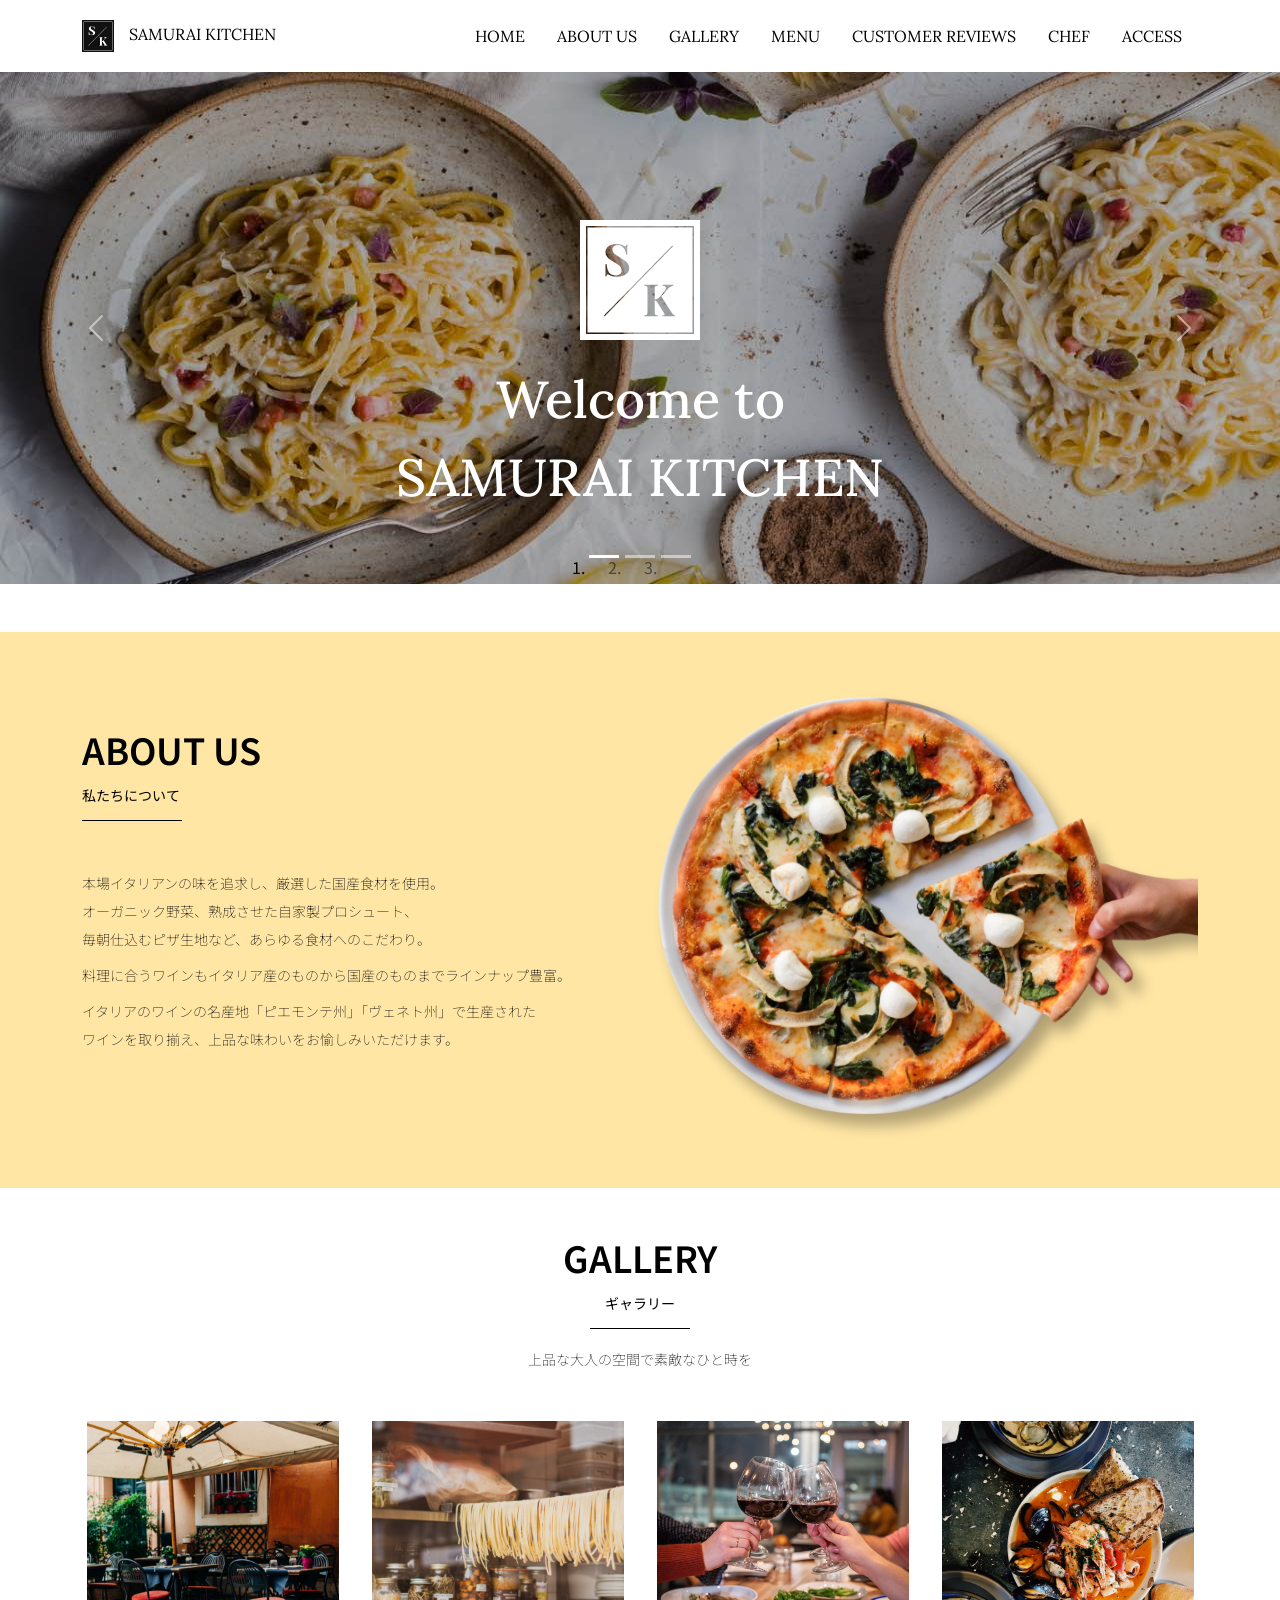
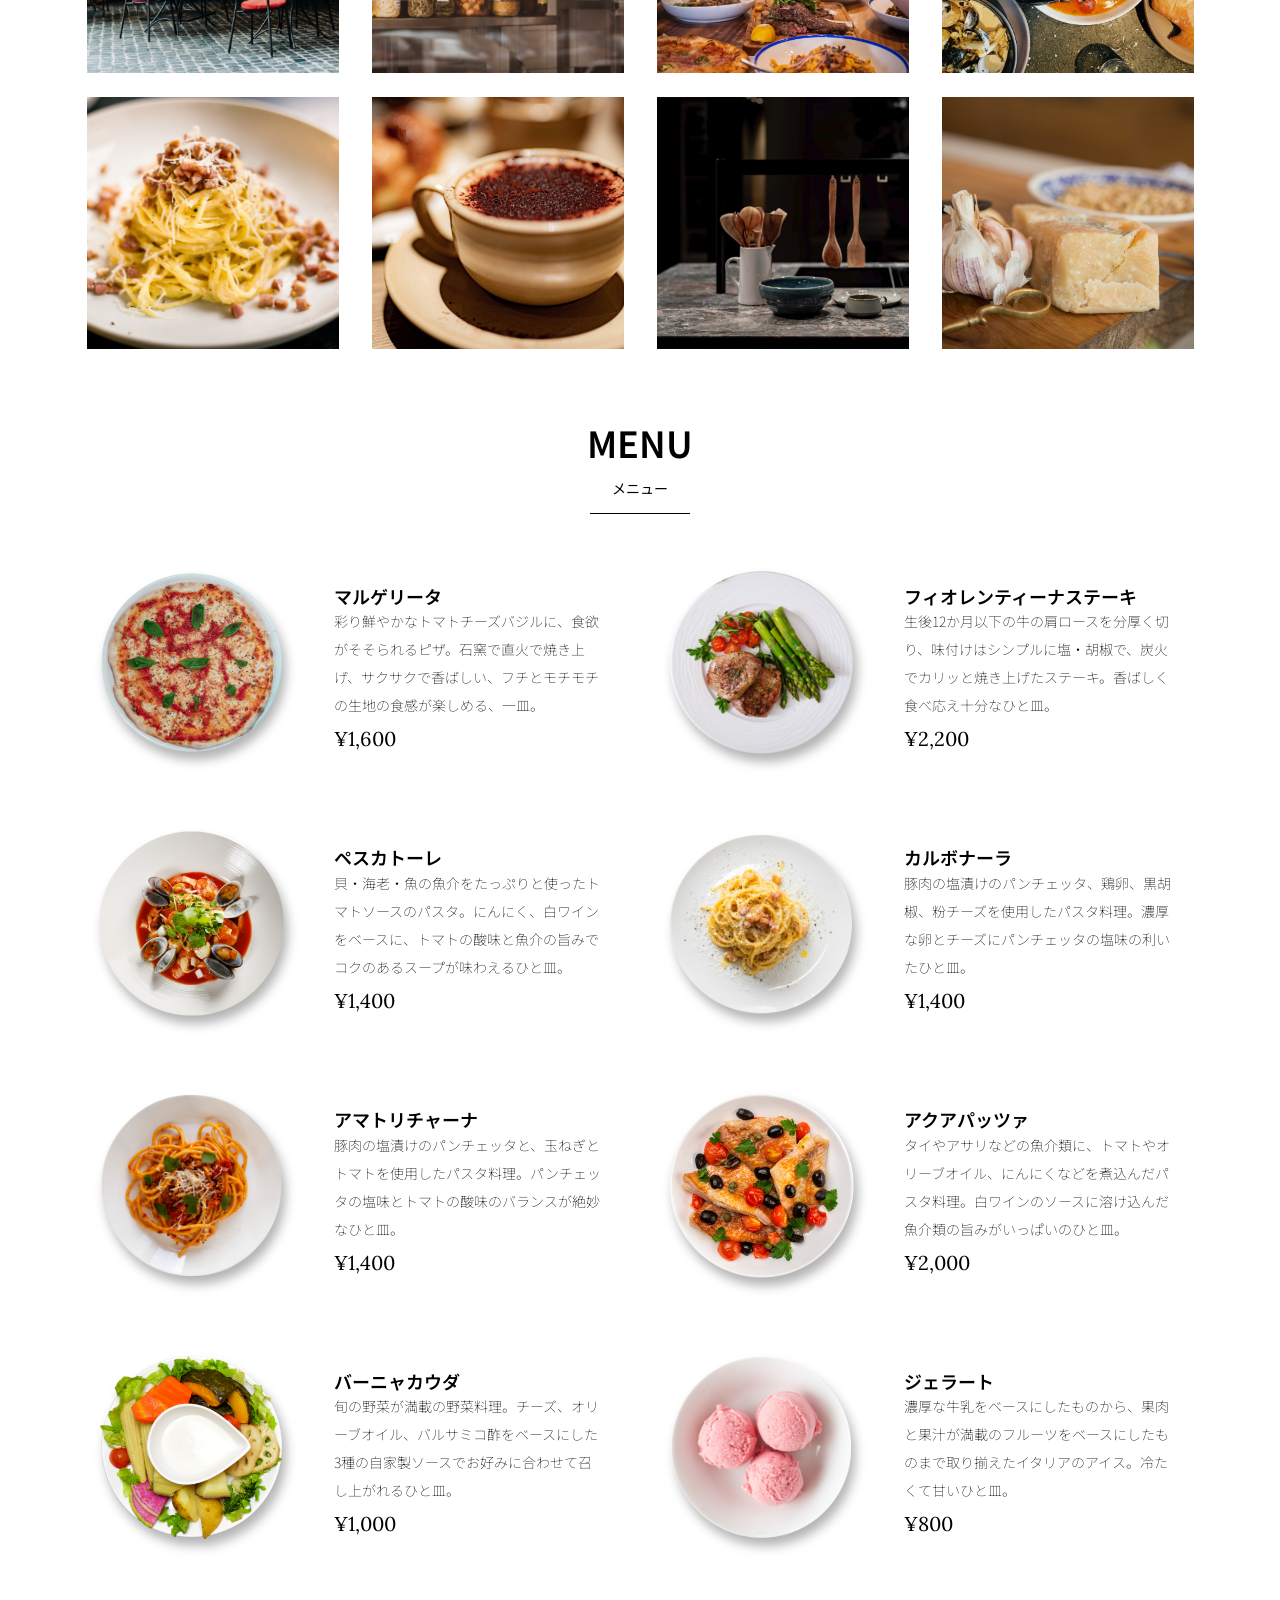
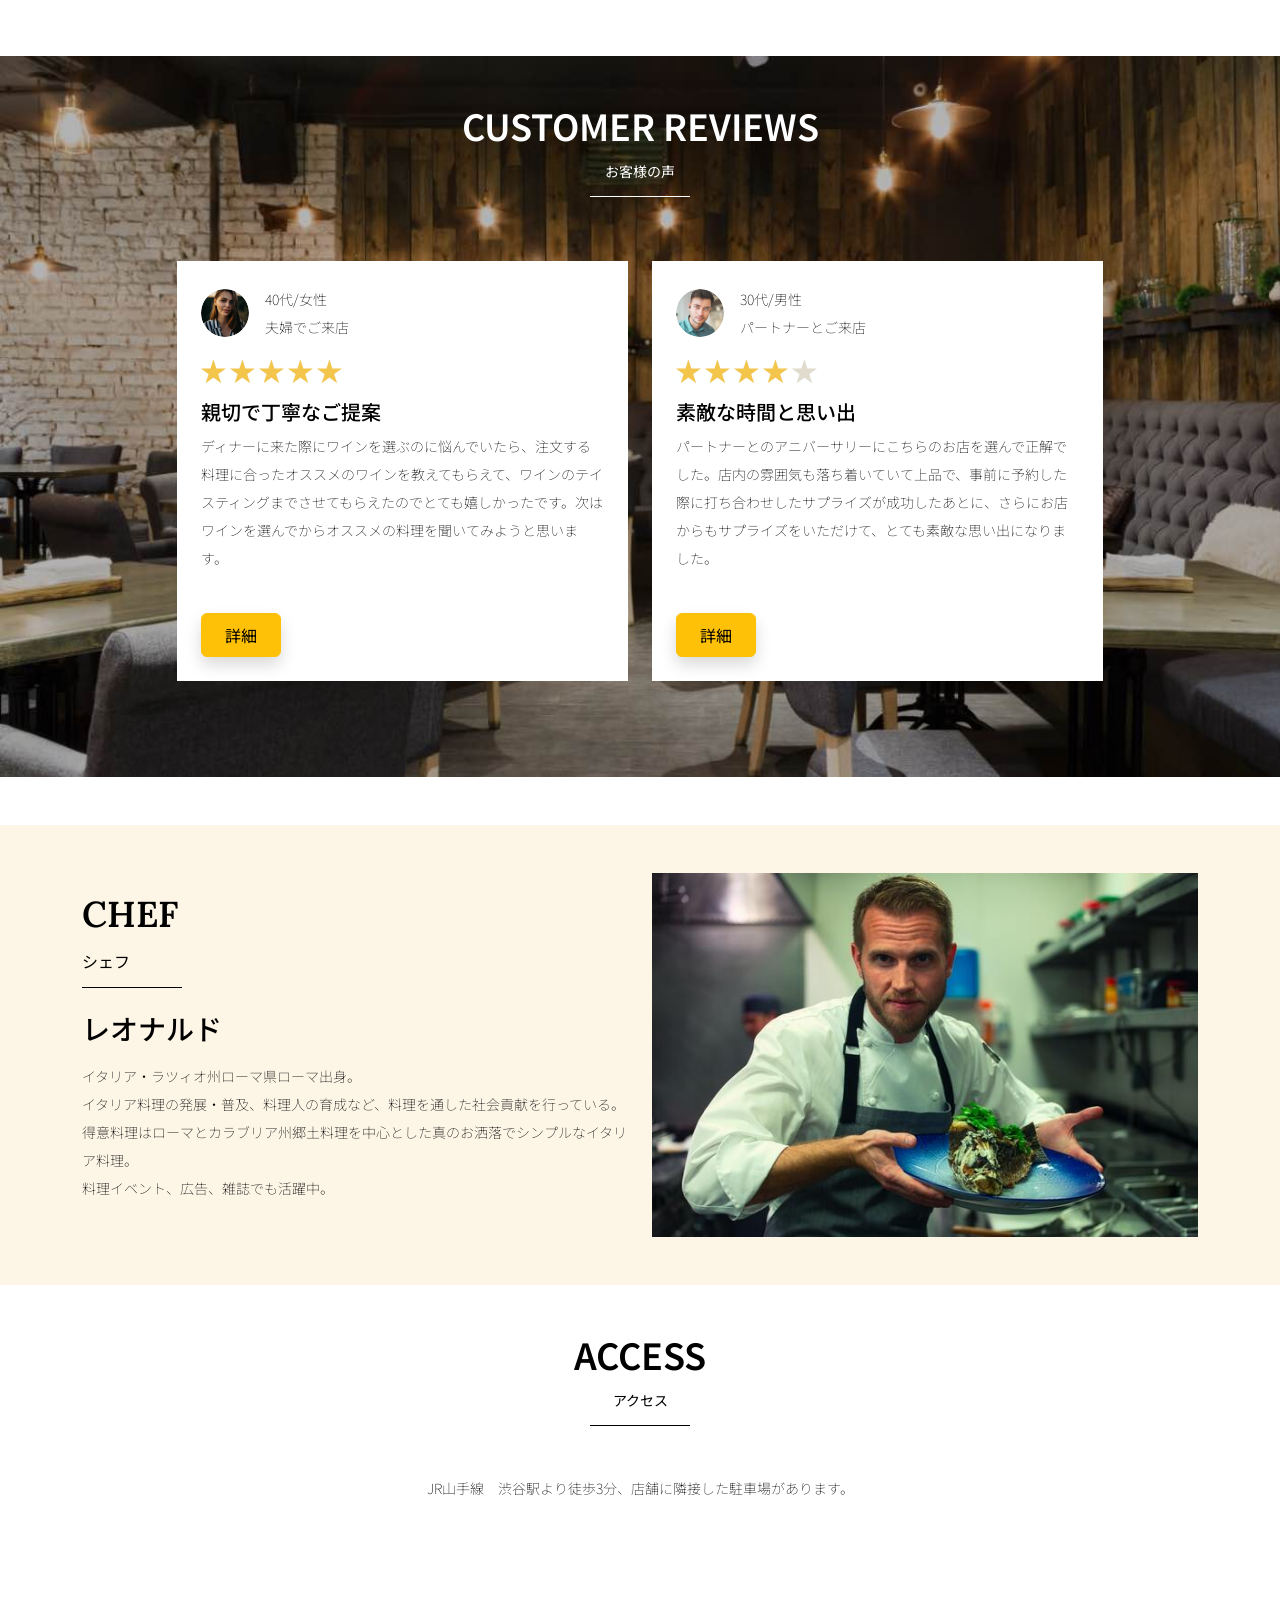
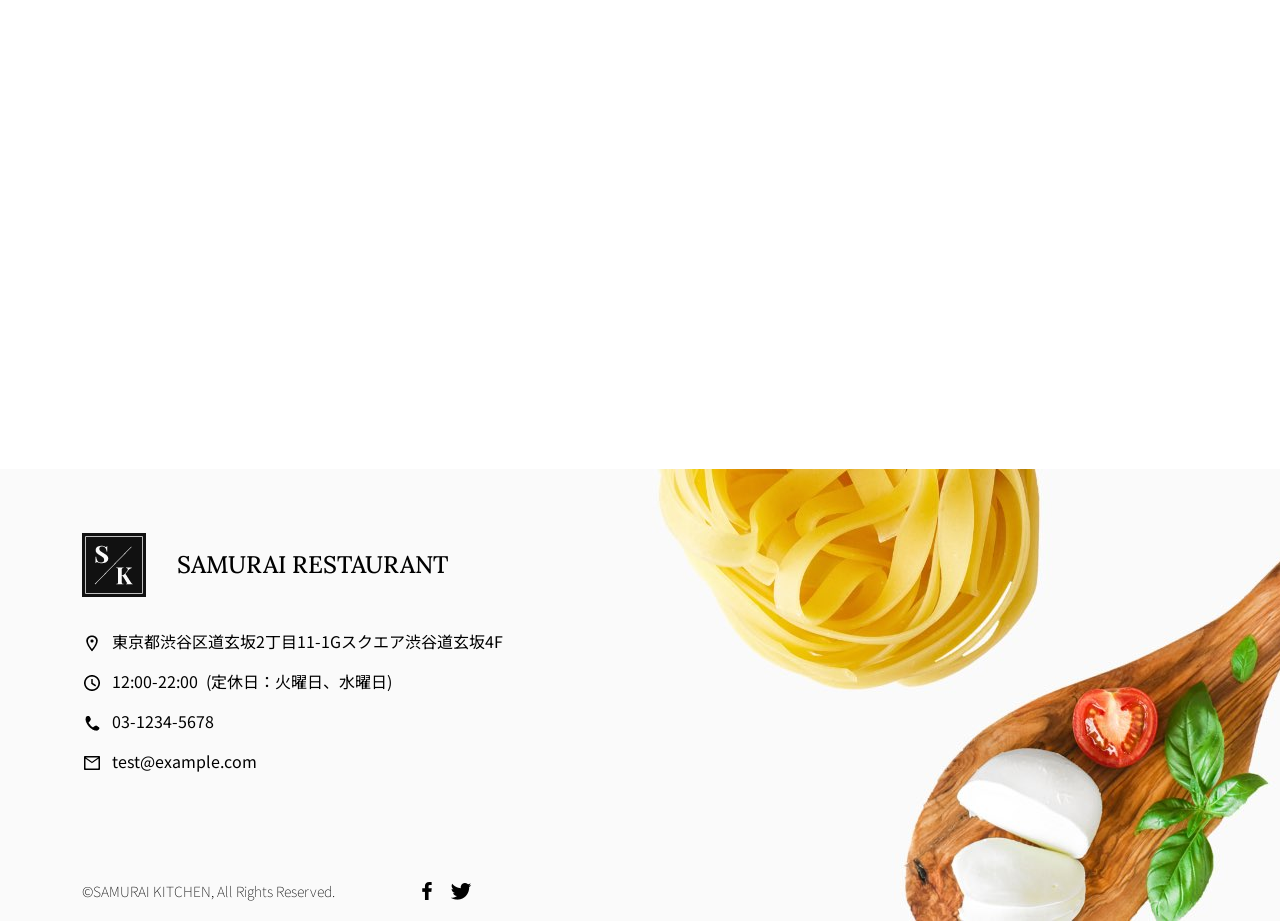
<file: kadai_015/index.html>
<!doctype html>
<html lang="ja">

<head>
  <meta charset="utf-8">
  <meta name="viewport" content="width=device-width, initial-scale=1">
  <meta name="description" content="">
  <meta name="author" content="SAMURAI ENGINEER">
  <title>SAMURAI XD_HTML教材</title>
  <!-- ************************************************ bootstrap.min.cssの読み込み -->
  <link href="https://cdn.jsdelivr.net/npm/bootstrap@5.0.0-beta1/dist/css/bootstrap.min.css" rel="stylesheet"
    integrity="sha384-giJF6kkoqNQ00vy+HMDP7azOuL0xtbfIcaT9wjKHr8RbDVddVHyTfAAsrekwKmP1" crossorigin="anonymous">
  <!-- ************************************************ bootstrap.bundle.min.jsの読み込み -->
  <script src="https://cdn.jsdelivr.net/npm/bootstrap@5.0.0-beta1/dist/js/bootstrap.bundle.min.js"
    integrity="sha384-ygbV9kiqUc6oa4msXn9868pTtWMgiQaeYH7/t7LECLbyPA2x65Kgf80OJFdroafW" crossorigin="anonymous" defer>
  </script>

  <!-- ************************************************ Google Font読み込み -->
  <link rel="preconnect" href="https://fonts.gstatic.com">
  <link href="https://fonts.googleapis.com/css2?family=Lora&display=swap" rel="stylesheet">
  <link href="https://fonts.googleapis.com/css2?family=Noto+Sans+JP:wght@300&display=swap" rel="stylesheet">

  <!-- ************************************************今回作成する styles.cssの読み込み -->
  <link href="stylesheet/style.css" rel="stylesheet">
  <!-- ************************************************  -->
</head>

<body>
  <main>
    <!-- ************************************************ ナビゲーションバー開始 -->
    <nav class="navbar navbar-expand-lg">
      <div class="container">
        <a class="navbar-brand my_navbar_brand">
          <img class="img-fluid navbar_brand_logo" src="img/site_logo.png" alt="サイトアイコン"><span>SAMURAI KITCHEN</span>
        </a>
        <div class="navbar-toggler hamburger_menu" data-bs-toggle="collapse" data-bs-target="#navbarNav"
          　aria-controls="navbarNav" aria-expanded="false" aria-label="Toggle navigation">
          <input type="checkbox" id="hamburger_btn_check">
          <label for="hamburger_btn_check" class="hamburger_btn">
            <img class="btn_open" src="img/button_open.png" alt="ナビゲーションバーのボタン">
            <img class="btn_close" src="img/button_close.png" alt="ナビゲーションバーのボタン">
          </label>
        </div>
        <div class="collapse navbar-collapse justify-content-end" id="navbarNav">
          <ul class="navbar-nav">
            <li class="nav-item px-2">
              <a class="nav-link my_nav_link my-2" aria-current="page" href="#">HOME</a>
            </li>

            <li class="nav-item px-2">
              <a class="nav-link my_nav_link my-2" href="#about">ABOUT US</a>
            </li>

            <li class="nav-item px-2">
              <a class="nav-link my_nav_link my-2" href="#gallery">GALLERY</a>
            </li>

            <li class="nav-item px-2">
              <a class="nav-link my_nav_link my-2" href="#menu">MENU</a>
            </li>

            <li class="nav-item px-2">
              <a class="nav-link my_nav_link my-2" href="#review">CUSTOMER REVIEWS</a>
            </li>

            <li class="nav-item px-2">
              <a class="nav-link my_nav_link my-2" href="#chef">CHEF</a>
            </li>

            <li class="nav-item px-2">
              <a class="nav-link my_nav_link my-2" href="#access">ACCESS</a>
            </li>

          </ul>
        </div>
      </div>
    </nav>
    <!-- ************************************************ ナビゲーションバー終了 -->

    <!-- ************************************************ カルーセル開始 -->
    <div id="myCarousel" class="carousel slide mb-5" data-bs-ride="carousel">
      <ol class="carousel-indicators">
        <li data-bs-target="#myCarousel" data-bs-slide-to="0" class="active"></li>
        <li data-bs-target="#myCarousel" data-bs-slide-to="1"></li>
        <li data-bs-target="#myCarousel" data-bs-slide-to="2"></li>
      </ol>

      <div class="carousel-inner">
        <div class="carousel-item active">
          <img src="img/slider-1.jpg" alt="SAMURAI KITCHEN-1">
          <div class="carousel-caption">
            <h1 class="my_carousel_caption">
              Welcome to<br>
              SAMURAI KITCHEN
            </h1>
          </div>
        </div>

        <div class="carousel-item">
          <img src="img/slider-2.jpg" alt="サンプル画像">
          <div class="carousel-caption">
            <h1 class="my_carousel_caption">
              The fabulous combination of&nbsp;wine&nbsp;and&nbsp;food
            </h1>
          </div>
        </div>

        <div class="carousel-item">
          <img src="img/slider-3.jpg" alt="サンプル画像">
          <div class="carousel-caption">
            <h1 class="my_carousel_caption">Get the Italian taste<br>
              at the SAMURAI&nbsp;KITCHEN
            </h1>
          </div>
        </div>

      </div>
      <a class="carousel-control-prev" href="#myCarousel" role="button" data-bs-slide="prev">
        <span class="carousel-control-prev-icon" aria-hidden="true"></span>
        <span class="visually-hidden">Previous</span>
      </a>

      <a class="carousel-control-next" href="#myCarousel" role="button" data-bs-slide="next">
        <span class="carousel-control-next-icon" aria-hidden="true"></span>
        <span class="visually-hidden">Next</span>
      </a>
    </div>
    <!-- ************************************************ カルーセル終了 -->

    <!-- ************************************************ アバウトセクション開始 -->
    <section class="about_us_bg" id="about">
      <div class="container py-5 mb-5">
        <div class="row">
          <div class="col-lg-6 text-left">
            <div class="py-5">
              <h2 class="section_title about mb-5">
                ABOUT US
              </h2>
              <p class="mb-2">
                本場イタリアンの味を追求し、厳選した国産食材を使用。<br>
                オーガニック野菜、熟成させた自家製プロシュート、<br>
                毎朝仕込むピザ生地など、あらゆる食材へのこだわり。<br>
              </p>
              <p class="mb-2">
                料理に合うワインもイタリア産のものから国産のものまでラインナップ豊富。<br>
              </p>
              <p class="mb-2">
                イタリアのワインの名産地「ピエモンテ州」「ヴェネト州」で生産された<br>
                ワインを取り揃え、上品な味わいをお愉しみいただけます。<br>
              </p>
            </div>
          </div>
          <div class="col-lg-6">
            <img src="img/img-about-us.png" class="img-fluid" alt="pizza">
          </div>
        </div>
      </div>
    </section>
    <!-- ************************************************ アバウトセクション終了 -->

    <!-- ************************************************ ギャラリーセクション開始 -->
    <section id="gallery">
      <div class="container mb-5">
        <h2 class="mb-3 section_title gallery text-center">GALLERY</h2>
        <p class="text-center mb-5">
          上品な大人の空間で素敵なひと時を
        </p>
        <div class="row">
          <div class="col-6 col-lg-3 mb-4 d-flex justify-content-center">
            <img class="img-fluid" src="img/gallery-1.jpg" alt="サンプル画像">
          </div>

          <div class="col-6 col-lg-3 mb-4 d-flex justify-content-center">
            <img class="img-fluid" src="img/gallery-2.jpg" alt="サンプル画像">
          </div>

          <div class="col-6 col-lg-3 mb-4 d-flex justify-content-center">
            <img class="img-fluid" src="img/gallery-3.jpg" alt="サンプル画像">
          </div>

          <div class="col-6 col-lg-3 mb-4 d-flex justify-content-center">
            <img class="img-fluid" src="img/gallery-4.jpg" alt="サンプル画像">
          </div>

          <div class="col-6 col-lg-3 mb-4 d-flex justify-content-center">
            <img class="img-fluid" src="img/gallery-5.jpg" alt="サンプル画像">
          </div>

          <div class="col-6 col-lg-3 mb-4 d-flex justify-content-center">
            <img class="img-fluid" src="img/gallery-6.jpg" alt="サンプル画像">
          </div>

          <div class="col-6 col-lg-3 mb-4 d-flex justify-content-center">
            <img class="img-fluid" src="img/gallery-7.jpg" alt="サンプル画像">
          </div>

          <div class="col-6 col-lg-3 mb-4 d-flex justify-content-center">
            <img class="img-fluid" src="img/gallery-8.jpg" alt="サンプル画像">
          </div>

        </div>
      </div>
    </section>
    <!-- ************************************************ ギャラリーセクション終了 -->

    <!-- ************************************************ メニューセクション -->
    <section id="menu">
      <div class="container">
        <div class="row">
          <div class="col-lg-12">
            <h2 class="section_title menu text-center mb-5">MENU</h2>
          </div>
        </div>
      </div>

      <div class="container mb-5">
        <div class="row">
          <div class="col-12 col-lg-6">
            <div class="row g-0 mb-4">
              <div class="col-12 col-lg-5 text-center">
                <img src="img/margherita.png" class="img-fluid" alt="マルゲリータ">
              </div>
              <div class="col-12 col-lg-7 p-4">
                <h4 class="mb-0 menu_title">マルゲリータ</h4>
                <p class="my-auto">彩り鮮やかなトマトチーズバジルに、食欲がそそられるピザ。石窯で直火で焼き上げ、サクサクで香ばしい、フチとモチモチの生地の食感が楽しめる、一皿。</p>
                <p class="menu_price">¥1,600</p>
              </div>
            </div>
          </div>

          <div class="col-12 col-lg-6">
            <div class="row g-0 mb-4">
              <div class="col-12 col-lg-5 text-center">
                <img src="img/steak.png" class="img-fluid" alt="フィオレンティーナステーキ">
              </div>
              <div class="col-12 col-lg-7 p-4">
                <h4 class="mb-0 menu_title">フィオレンティーナステーキ</h4>
                <p class="my-auto">生後12か月以下の牛の肩ロースを分厚く切り、味付けはシンプルに塩・胡椒で、炭火でカリッと焼き上げたステーキ。香ばしく食べ応え十分なひと皿。</p>
                <p class="menu_price">¥2,200</p>
              </div>
            </div>
          </div>

          <div class="col-12 col-lg-6">
            <div class="row g-0 mb-4">
              <div class="col-12 col-lg-5 text-center">
                <img src="img/pescatore.png" class="img-fluid" alt="ペスカトーレ">
              </div>
              <div class="col-12 col-lg-7 p-4">
                <h4 class="mb-0 menu_title">ペスカトーレ</h4>
                <p class="my-auto">貝・海老・魚の魚介をたっぷりと使ったトマトソースのパスタ。にんにく、白ワインをベースに、トマトの酸味と魚介の旨みでコクのあるスープが味わえるひと皿。</p>
                <p class="menu_price">¥1,400</p>
              </div>
            </div>
          </div>

          <div class="col-12 col-lg-6">
            <div class="row g-0 mb-4">
              <div class="col-12 col-lg-5 text-center">
                <img src="img/carbonara.png" class="img-fluid" alt="カルボナーラ">
              </div>
              <div class="col-12 col-lg-7 p-4">
                <h4 class="mb-0 menu_title">カルボナーラ</h4>
                <p class="my-auto">豚肉の塩漬けのパンチェッタ、鶏卵、黒胡椒、粉チーズを使用したパスタ料理。濃厚な卵とチーズにパンチェッタの塩味の利いたひと皿。</p>
                <p class="menu_price">¥1,400</p>
              </div>
            </div>
          </div>

          <div class="col-12 col-lg-6">
            <div class="row g-0 mb-4">
              <div class="col-12 col-lg-5 text-center">
                <img src="img/amatriciana.png" class="img-fluid" alt="アマトリチャーナ">
              </div>
              <div class="col-12 col-lg-7 p-4">
                <h4 class="mb-0 menu_title">アマトリチャーナ</h4>
                <p class="my-auto">豚肉の塩漬けのパンチェッタと、玉ねぎとトマトを使用したパスタ料理。パンチェッタの塩味とトマトの酸味のバランスが絶妙なひと皿。</p>
                <p class="menu_price">¥1,400</p>
              </div>
            </div>
          </div>

          <div class="col-12 col-lg-6">
            <div class="row g-0 mb-4">
              <div class="col-12 col-lg-5 text-center">
                <img src="img/acqua-pazza.png" class="img-fluid" alt="アクアパッツァ">
              </div>
              <div class="col-12 col-lg-7 p-4">
                <h4 class="mb-0 menu_title">アクアパッツァ</h4>
                <p class="my-auto">タイやアサリなどの魚介類に、トマトやオリーブオイル、にんにくなどを煮込んだパスタ料理。白ワインのソースに溶け込んだ魚介類の旨みがいっぱいのひと皿。</p>
                <p class="menu_price">¥2,000</p>
              </div>
            </div>
          </div>

          <div class="col-12 col-lg-6">
            <div class="row g-0 mb-4">
              <div class="col-12 col-lg-5 text-center">
                <img src="img/bagna-cauda.png" class="img-fluid" alt="バーニャカウダ">
              </div>
              <div class="col-12 col-lg-7 p-4">
                <h4 class="mb-0 menu_title">バーニャカウダ</h4>
                <p class="my-auto">旬の野菜が満載の野菜料理。チーズ、オリーブオイル、バルサミコ酢をベースにした3種の自家製ソースでお好みに合わせて召し上がれるひと皿。</p>
                <p class="menu_price">¥1,000</p>
              </div>
            </div>
          </div>

          <div class="col-12 col-lg-6">
            <div class="row g-0 mb-4">
              <div class="col-12 col-lg-5 text-center">
                <img src="img/gelato.png" class="img-fluid" alt="ジェラート">
              </div>
              <div class="col-12 col-lg-7 p-4">
                <h4 class="mb-0 menu_title">ジェラート</h4>
                <p class="my-auto">濃厚な牛乳をベースにしたものから、果肉と果汁が満載のフルーツをベースにしたものまで取り揃えたイタリアのアイス。冷たくて甘いひと皿。</p>
                <p class="menu_price">¥800</p>
              </div>
            </div>
          </div>
        </div>
      </div>
    </section>
    <!-- ************************************************ メニューセクション終了 -->

    <!-- ************************************************ レビューセクション開始 -->
    <section id="review">
      <div class="review_wrapper">
        <div class="container py-5 mb-5">
          <div class="text-center mb-5">
            <h2 class="section_title review text-center text-white">CUSTOMER REVIEWS</h2>
          </div>
          <div class="row pb-5 justify-content-center">
            <div class="col-12 col-lg-5 mt-3">
              <div class="bg-white h_420">
                <div class="p-4">
                  <div class="d-flex align-items-center">
                    <img src="img/customer-woman.png" class="reviewer_img" alt="サンプル画像">
                    <div>
                      <p class="my-0">40代/女性</p>
                      <p class="my-0">夫婦でご来店</p>
                    </div>
                  </div>
                  <div class="my-3">
                    <img src="img/star-point.png" class="star_img" alt="star">
                    <img src="img/star-point.png" class="star_img" alt="star">
                    <img src="img/star-point.png" class="star_img" alt="star">
                    <img src="img/star-point.png" class="star_img" alt="star">
                    <img src="img/star-point.png" class="star_img" alt="star">
                  </div>
                  <h5>親切で丁寧なご提案</h5>
                  <p>
                    ディナーに来た際にワインを選ぶのに悩んでいたら、注文する料理に合ったオススメのワインを教えてもらえて、ワインのテイスティングまでさせてもらえたのでとても嬉しかったです。次はワインを選んでからオススメの料理を聞いてみようと思います。
                  </p>
                  <button type="button" class="btn btn-warning shadow fix_bottom">詳細</button>
                </div>
              </div>
            </div>
            <div class="col-12 col-lg-5 mt-3">
              <div class="bg-white h_420">
                <div class="p-4">
                  <div class="d-flex align-items-center">
                    <img src="img/customer-man.png" class="reviewer_img" alt="サンプル画像">
                    <div>
                      <p class="my-0">30代/男性</p>
                      <p class="my-0">パートナーとご来店</p>
                    </div>
                  </div>
                  <div class="my-3">
                    <img src="img/star-point.png" class="star_img" alt="star">
                    <img src="img/star-point.png" class="star_img" alt="star">
                    <img src="img/star-point.png" class="star_img" alt="star">
                    <img src="img/star-point.png" class="star_img" alt="star">
                    <img src="img/star-no-point.png" class="star_img" alt="no-star">
                  </div>
                  <h5>素敵な時間と思い出</h5>
                  <p>
                    パートナーとのアニバーサリーにこちらのお店を選んで正解でした。店内の雰囲気も落ち着いていて上品で、事前に予約した際に打ち合わせしたサプライズが成功したあとに、さらにお店からもサプライズをいただけて、とても素敵な思い出になりました。
                  </p>
                  <button type="button" class="btn btn-warning shadow fix_bottom">詳細</button>
                </div>
              </div>
            </div>
          </div>
        </div>
      </div>
    </section>
    <!-- ************************************************ レビューセクション終了 -->

<!-- CHEFセクション開始 -->
<section id="chef" class="chef_bg">
  <div class="container py-5 mb-5">
    <div class="row align-items-center">


      <div class="col-lg-6">
        <h2 class="section_title chef mb-4">
          CHEF
        </h2>

        <h3 class="mb-3">レオナルド</h3>

        <p>
          イタリア・ラツィオ州ローマ県ローマ出身。<br>
          イタリア料理の発展・普及、料理人の育成など、料理を通した社会貢献を行っている。<br>
          得意料理はローマとカラブリア州郷土料理を中心とした真のお洒落でシンプルなイタリア料理。<br>
          料理イベント、広告、雑誌でも活躍中。
        </p>
      </div>

            <div class="col-lg-6 text-center mb-4 mb-lg-0">
        <img src="img/chef.jpg" class="img-fluid" alt="シェフのレオナルド">
      </div>


    </div>
  </div>
</section>
<!-- CHEFセクション終了 -->

    <!-- ************************************************ アクセスセクション開始 -->
    <section id="access">
      <div class="container">

        <div class="row">
          <div class="col-lg-12 text-center mb-5">
            <h2 class="section_title text-center access mb-5">ACCESS</h2>
            <p>JR山手線　渋谷駅より徒歩3分、店舗に隣接した駐車場があります。</p>
          </div>
        </div>
      </div>

      <div class="container mb-5 px-2">
        <iframe
          src="https://www.google.com/maps/embed?pb=!1m18!1m12!1m3!1d12967.114087343349!2d139.687349334065!3d35.657827993593834!2m3!1f0!2f0!3f0!3m2!1i1024!2i768!4f1.1!3m3!1m2!1s0x6018f5209bb80c49%3A0x7abbc1a9d7d575eb!2z5qCq5byP5Lya56S-5L6N!5e0!3m2!1sja!2sjp!4v1623882550231!5m2!1sja!2sjp"
          class="w-100" style="height: 50vh;" loading="lazy"></iframe>
      </div>
    </section>
    <!-- ************************************************ アクセスセクション終了 -->


    <!-- ************************************************ フッター開始 -->
    <footer id="footer">
      <div class="container">
        <div class="row">
          <div class="col-12 col-lg-6 position-relative">
            <div class="row pt-5">
              <div class="col-lg-2 text-center my-3">
                <img class="img-fluid footer_brand_logo" src="img/site_logo.png" alt="サンプル画像">
              </div>
              <div class="col-lg-10 align-self-center my-3">
                <h2 class="m-0 footer_text">SAMURAI RESTAURANT</h2>
              </div>
            </div>

            <div class="restaurant_info py-3">
              <div class="d-flex mb-3">
                <img src="img/icon-Marker.png" alt="marker">
                <p class="p-0 m-0">東京都渋谷区道玄坂2丁目11-1Gスクエア渋谷道玄坂4F</p>
              </div>
              <div class="d-flex mb-3">
                <img src="img/icon-Clock.png" alt="clock">
                <p class="p-0 m-0">12:00-22:00&nbsp;&nbsp;(定休日：火曜日、水曜日)</p>
              </div>
              <div class="d-flex mb-3">
                <img src="img/icon-Phone.png" alt="phone">
                <p class="p-0 m-0">03-1234-5678</p>
              </div>
              <div class="d-flex mb-3">
                <img src="img/icon-Mail.png" alt="mail">
                <p class="p-0 m-0">test@example.com</p>
              </div>
            </div>

            <div class="copy_right align-items-center">
              <p>
                ©SAMURAI KITCHEN, All Rights Reserved.
              </p>
              <img src="img/icon-facebook.png" class="sns_img" alt="facebook">
              <img src="img/icon-twitter.png" class="sns_img" alt="twitter">
            </div>
          </div>

          <!-- 右側背景画像 -->
          <div class="col-12 col-lg-6 d-none d-lg-block">
            <img src="img/background-footer.jpg" alt="背景画像">
          </div>
        </div>
      </div>
    </footer>
    <!-- ************************************************ フッター終了 -->

  </main>
</body>

</html>
</file>
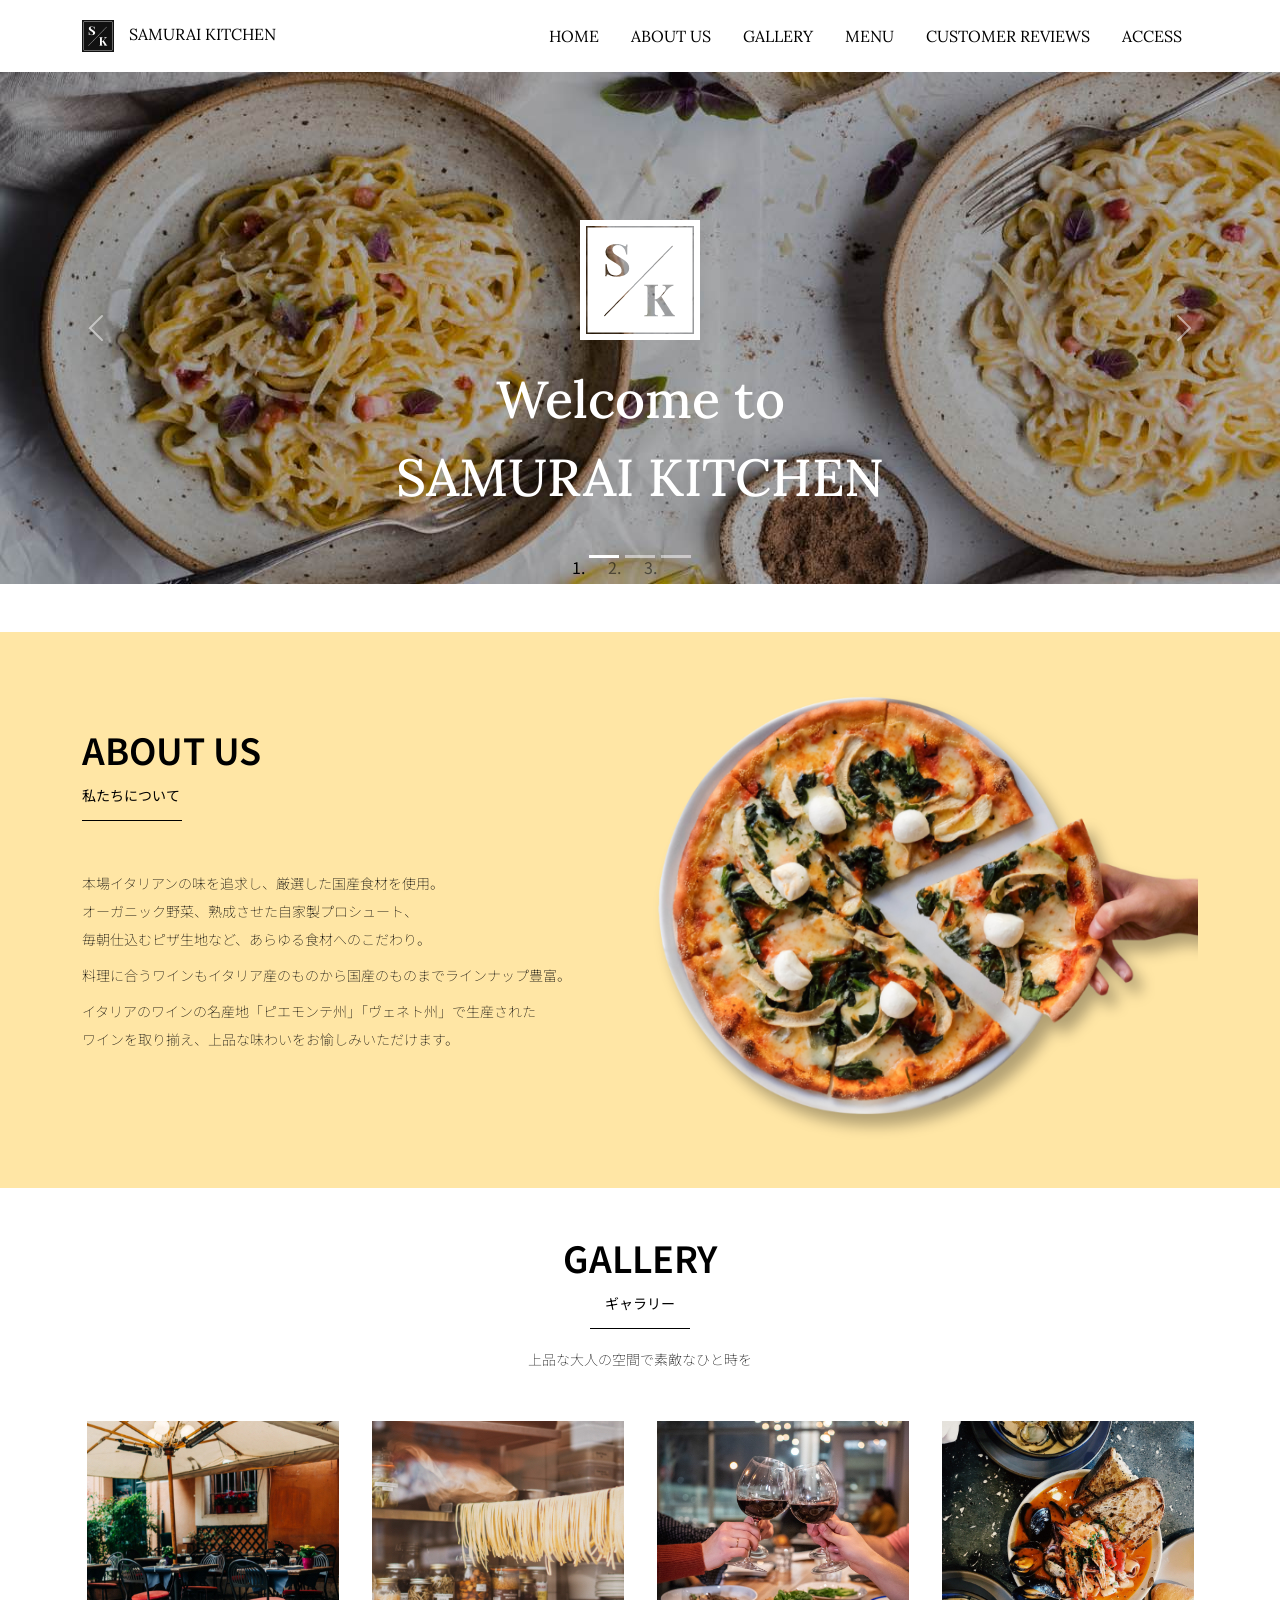
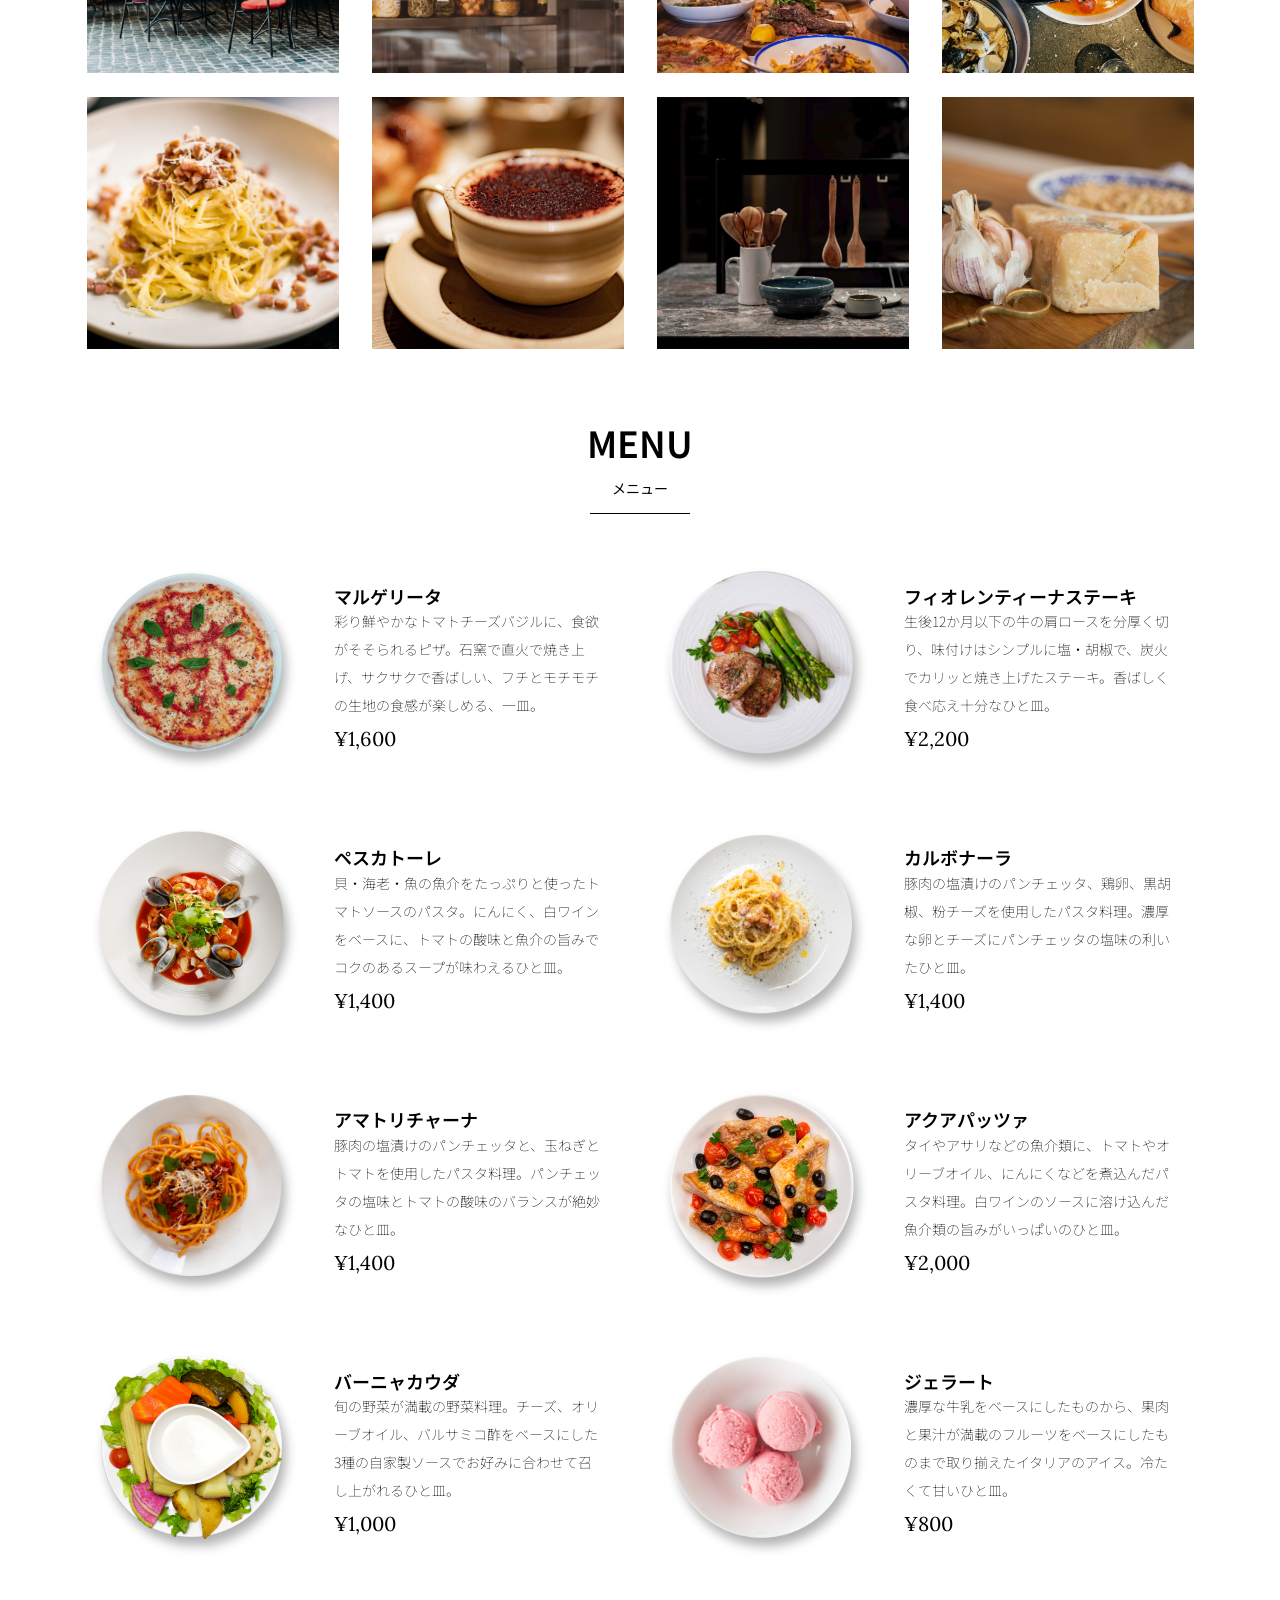
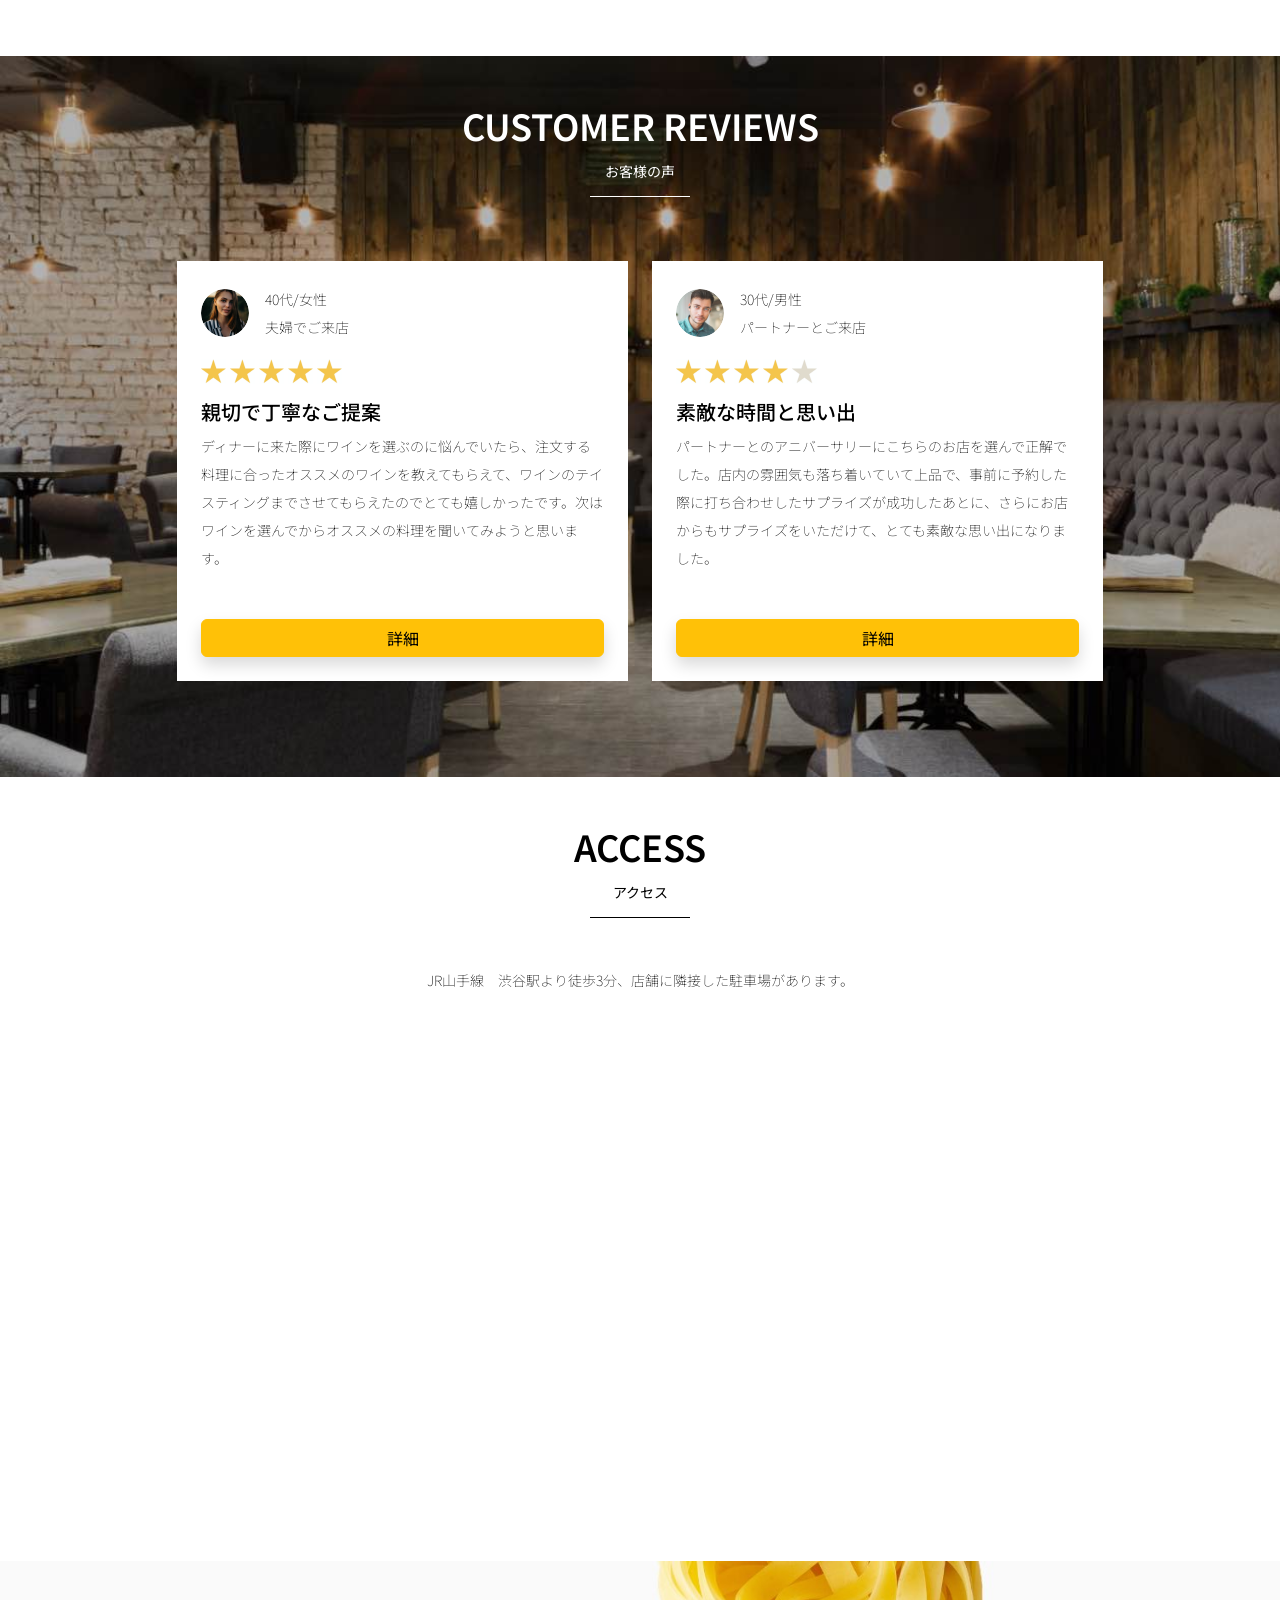
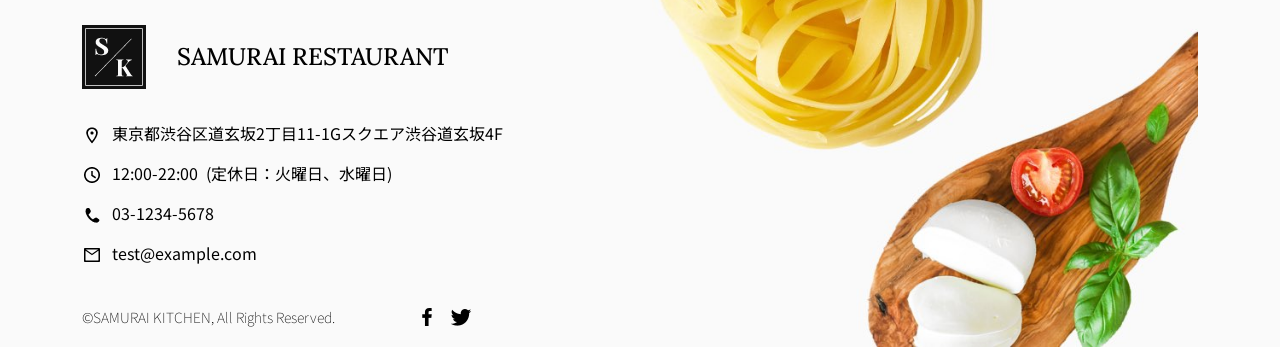
<file: kadai_tutorial_output/index.html>
<!doctype html>
<html lang="ja">

<head>
  <meta charset="utf-8">
  <meta name="viewport" content="width=device-width, initial-scale=1">
  <meta name="description" content="">
  <meta name="author" content="SAMURAI ENGINEER">
  <title>SAMURAI XD_HTML教材</title>
  <!-- ************************************************ bootstrap.min.cssの読み込み -->
  <link href="https://cdn.jsdelivr.net/npm/bootstrap@5.0.0-beta1/dist/css/bootstrap.min.css" rel="stylesheet"
    integrity="sha384-giJF6kkoqNQ00vy+HMDP7azOuL0xtbfIcaT9wjKHr8RbDVddVHyTfAAsrekwKmP1" crossorigin="anonymous">
  <!-- ************************************************ bootstrap.bundle.min.jsの読み込み -->
  <script src="https://cdn.jsdelivr.net/npm/bootstrap@5.0.0-beta1/dist/js/bootstrap.bundle.min.js"
    integrity="sha384-ygbV9kiqUc6oa4msXn9868pTtWMgiQaeYH7/t7LECLbyPA2x65Kgf80OJFdroafW" crossorigin="anonymous" defer>
  </script>

  <!-- ************************************************ Google Font読み込み -->
  <link rel="preconnect" href="https://fonts.gstatic.com">
  <link href="https://fonts.googleapis.com/css2?family=Lora&display=swap" rel="stylesheet">
  <link href="https://fonts.googleapis.com/css2?family=Noto+Sans+JP:wght@300&display=swap" rel="stylesheet">

  <!-- ************************************************今回作成する styles.cssの読み込み -->
  <link href="stylesheet/style.css" rel="stylesheet">
  <!-- ************************************************  -->
</head>

<body>
  <main>
    <!-- ************************************************ ナビゲーションバー開始 -->
    <nav class="navbar navbar-expand-lg">
      <div class="container">
        <a class="navbar-brand my_navbar_brand">
          <img class="img-fluid navbar_brand_logo" src="img/site_logo.png" alt="サイトアイコン"><span>SAMURAI KITCHEN</span>
        </a>

<div class="navbar-toggler hamburger_menu"
     data-bs-toggle="collapse"
     data-bs-target="#navbarNav"
     aria-controls="navbarNav"
     aria-expanded="false"
     aria-label="Toggle navigation">
  <img class="btn_open" src="img/button_open.png" alt="メニューを開く">
  <img class="btn_close" src="img/button_close.png" alt="メニューを閉じる">
</div>

        <div class="collapse navbar-collapse justify-content-end" id="navbarNav">
          <ul class="navbar-nav">
            <li class="nav-item px-2">
              <a class="nav-link my_nav_link my-2" aria-current="page" href="#">HOME</a>
            </li>

            <li class="nav-item px-2">
              <a class="nav-link my_nav_link my-2" href="#about">ABOUT US</a>
            </li>

            <li class="nav-item px-2">
              <a class="nav-link my_nav_link my-2" href="#gallery">GALLERY</a>
            </li>

            <li class="nav-item px-2">
              <a class="nav-link my_nav_link my-2" href="#menu">MENU</a>
            </li>

            <li class="nav-item px-2">
              <a class="nav-link my_nav_link my-2" href="#review">CUSTOMER REVIEWS</a>
            </li>

            <li class="nav-item px-2">
              <a class="nav-link my_nav_link my-2" href="#access">ACCESS</a>
            </li>

          </ul>
        </div>
      </div>
    </nav>
    <!-- ************************************************ ナビゲーションバー終了 -->

    <!-- ************************************************ カルーセル開始 -->
    <div id="myCarousel" class="carousel slide mb-5" data-bs-ride="carousel">
      <ol class="carousel-indicators">
        <li data-bs-target="#myCarousel" data-bs-slide-to="0" class="active"></li>
        <li data-bs-target="#myCarousel" data-bs-slide-to="1"></li>
        <li data-bs-target="#myCarousel" data-bs-slide-to="2"></li>
      </ol>

      <div class="carousel-inner">
        <div class="carousel-item active">
          <img src="img/slider-1.jpg" alt="SAMURAI KITCHEN-1">
          <div class="carousel-caption">
            <h1 class="my_carousel_caption">
              Welcome to<br>
              SAMURAI KITCHEN
            </h1>
          </div>
        </div>

        <div class="carousel-item">
          <img src="img/slider-2.jpg" alt="サンプル画像">
          <div class="carousel-caption">
            <h1 class="my_carousel_caption">
              The fabulous combination of&nbsp;wine&nbsp;and&nbsp;food
            </h1>
          </div>
        </div>

        <div class="carousel-item">
          <img src="img/slider-3.jpg" alt="サンプル画像">
          <div class="carousel-caption">
            <h1 class="my_carousel_caption">Get the Italian taste<br>
              at the SAMURAI&nbsp;KITCHEN
            </h1>
          </div>
        </div>

      </div>
      <a class="carousel-control-prev" href="#myCarousel" role="button" data-bs-slide="prev">
        <span class="carousel-control-prev-icon" aria-hidden="true"></span>
        <span class="visually-hidden">Previous</span>
      </a>

      <a class="carousel-control-next" href="#myCarousel" role="button" data-bs-slide="next">
        <span class="carousel-control-next-icon" aria-hidden="true"></span>
        <span class="visually-hidden">Next</span>
      </a>
    </div>
    <!-- ************************************************ カルーセル終了 -->

    <!-- ************************************************ アバウトセクション開始 -->
    <section class="about_us_bg" id="about">
      <div class="container py-5 mb-5">
        <div class="row">
          <div class="col-lg-6 text-left">
            <div class="py-5">
              <h2 class="section_title about mb-5">
                ABOUT US
              </h2>
              <p class="mb-2">
                本場イタリアンの味を追求し、厳選した国産食材を使用。<br>
                オーガニック野菜、熟成させた自家製プロシュート、<br>
                毎朝仕込むピザ生地など、あらゆる食材へのこだわり。<br>
              </p>
              <p class="mb-2">
                料理に合うワインもイタリア産のものから国産のものまでラインナップ豊富。<br>
              </p>
              <p class="mb-2">
                イタリアのワインの名産地「ピエモンテ州」「ヴェネト州」で生産された<br>
                ワインを取り揃え、上品な味わいをお愉しみいただけます。<br>
              </p>
            </div>
          </div>
          <div class="col-lg-6">
            <img src="img/img-about-us.png" class="img-fluid" alt="pizza">
          </div>
        </div>
      </div>
    </section>
    <!-- ************************************************ アバウトセクション終了 -->

    <!-- ************************************************ ギャラリーセクション開始 -->
    <section id="gallery">
      <div class="container mb-5">
        <h2 class="mb-3 section_title gallery text-center">GALLERY</h2>
        <p class="text-center mb-5">
          上品な大人の空間で素敵なひと時を
        </p>
        <div class="row">
          <div class="col-6 col-lg-3 mb-4 d-flex justify-content-center">
            <img class="img-fluid" src="img/gallery-1.jpg" alt="サンプル画像">
          </div>

          <div class="col-6 col-lg-3 mb-4 d-flex justify-content-center">
            <img class="img-fluid" src="img/gallery-2.jpg" alt="サンプル画像">
          </div>

          <div class="col-6 col-lg-3 mb-4 d-flex justify-content-center">
            <img class="img-fluid" src="img/gallery-3.jpg" alt="サンプル画像">
          </div>

          <div class="col-6 col-lg-3 mb-4 d-flex justify-content-center">
            <img class="img-fluid" src="img/gallery-4.jpg" alt="サンプル画像">
          </div>

          <div class="col-6 col-lg-3 mb-4 d-flex justify-content-center">
            <img class="img-fluid" src="img/gallery-5.jpg" alt="サンプル画像">
          </div>

          <div class="col-6 col-lg-3 mb-4 d-flex justify-content-center">
            <img class="img-fluid" src="img/gallery-6.jpg" alt="サンプル画像">
          </div>

          <div class="col-6 col-lg-3 mb-4 d-flex justify-content-center">
            <img class="img-fluid" src="img/gallery-7.jpg" alt="サンプル画像">
          </div>

          <div class="col-6 col-lg-3 mb-4 d-flex justify-content-center">
            <img class="img-fluid" src="img/gallery-8.jpg" alt="サンプル画像">
          </div>

        </div>
      </div>
    </section>
    <!-- ************************************************ ギャラリーセクション終了 -->

    <!-- ************************************************ メニューセクション -->
    <section id="menu">
      <div class="container">
        <div class="row">
          <div class="col-lg-12">
            <h2 class="section_title menu text-center mb-5">MENU</h2>
          </div>
        </div>
      </div>

      <div class="container mb-5">
        <div class="row">
          <div class="col-12 col-lg-6">
            <div class="row g-0 mb-4">
              <div class="col-12 col-lg-5 text-center">
                <img src="img/margherita.png" class="img-fluid" alt="マルゲリータ">
              </div>
              <div class="col-12 col-lg-7 p-4">
                <h4 class="mb-0 menu_title">マルゲリータ</h4>
                <p class="my-auto">彩り鮮やかなトマトチーズバジルに、食欲がそそられるピザ。石窯で直火で焼き上げ、サクサクで香ばしい、フチとモチモチの生地の食感が楽しめる、一皿。</p>
                <p class="menu_price">¥1,600</p>
              </div>
            </div>
          </div>

          <div class="col-12 col-lg-6">
            <div class="row g-0 mb-4">
              <div class="col-12 col-lg-5 text-center">
                <img src="img/steak.png" class="img-fluid" alt="フィオレンティーナステーキ">
              </div>
              <div class="col-12 col-lg-7 p-4">
                <h4 class="mb-0 menu_title">フィオレンティーナステーキ</h4>
                <p class="my-auto">生後12か月以下の牛の肩ロースを分厚く切り、味付けはシンプルに塩・胡椒で、炭火でカリッと焼き上げたステーキ。香ばしく食べ応え十分なひと皿。</p>
                <p class="menu_price">¥2,200</p>
              </div>
            </div>
          </div>

          <div class="col-12 col-lg-6">
            <div class="row g-0 mb-4">
              <div class="col-12 col-lg-5 text-center">
                <img src="img/pescatore.png" class="img-fluid" alt="ペスカトーレ">
              </div>
              <div class="col-12 col-lg-7 p-4">
                <h4 class="mb-0 menu_title">ペスカトーレ</h4>
                <p class="my-auto">貝・海老・魚の魚介をたっぷりと使ったトマトソースのパスタ。にんにく、白ワインをベースに、トマトの酸味と魚介の旨みでコクのあるスープが味わえるひと皿。</p>
                <p class="menu_price">¥1,400</p>
              </div>
            </div>
          </div>

          <div class="col-12 col-lg-6">
            <div class="row g-0 mb-4">
              <div class="col-12 col-lg-5 text-center">
                <img src="img/carbonara.png" class="img-fluid" alt="カルボナーラ">
              </div>
              <div class="col-12 col-lg-7 p-4">
                <h4 class="mb-0 menu_title">カルボナーラ</h4>
                <p class="my-auto">豚肉の塩漬けのパンチェッタ、鶏卵、黒胡椒、粉チーズを使用したパスタ料理。濃厚な卵とチーズにパンチェッタの塩味の利いたひと皿。</p>
                <p class="menu_price">¥1,400</p>
              </div>
            </div>
          </div>

          <div class="col-12 col-lg-6">
            <div class="row g-0 mb-4">
              <div class="col-12 col-lg-5 text-center">
                <img src="img/amatriciana.png" class="img-fluid" alt="アマトリチャーナ">
              </div>
              <div class="col-12 col-lg-7 p-4">
                <h4 class="mb-0 menu_title">アマトリチャーナ</h4>
                <p class="my-auto">豚肉の塩漬けのパンチェッタと、玉ねぎとトマトを使用したパスタ料理。パンチェッタの塩味とトマトの酸味のバランスが絶妙なひと皿。</p>
                <p class="menu_price">¥1,400</p>
              </div>
            </div>
          </div>

          <div class="col-12 col-lg-6">
            <div class="row g-0 mb-4">
              <div class="col-12 col-lg-5 text-center">
                <img src="img/acqua-pazza.png" class="img-fluid" alt="アクアパッツァ">
              </div>
              <div class="col-12 col-lg-7 p-4">
                <h4 class="mb-0 menu_title">アクアパッツァ</h4>
                <p class="my-auto">タイやアサリなどの魚介類に、トマトやオリーブオイル、にんにくなどを煮込んだパスタ料理。白ワインのソースに溶け込んだ魚介類の旨みがいっぱいのひと皿。</p>
                <p class="menu_price">¥2,000</p>
              </div>
            </div>
          </div>

          <div class="col-12 col-lg-6">
            <div class="row g-0 mb-4">
              <div class="col-12 col-lg-5 text-center">
                <img src="img/bagna-cauda.png" class="img-fluid" alt="バーニャカウダ">
              </div>
              <div class="col-12 col-lg-7 p-4">
                <h4 class="mb-0 menu_title">バーニャカウダ</h4>
                <p class="my-auto">旬の野菜が満載の野菜料理。チーズ、オリーブオイル、バルサミコ酢をベースにした3種の自家製ソースでお好みに合わせて召し上がれるひと皿。</p>
                <p class="menu_price">¥1,000</p>
              </div>
            </div>
          </div>

          <div class="col-12 col-lg-6">
            <div class="row g-0 mb-4">
              <div class="col-12 col-lg-5 text-center">
                <img src="img/gelato.png" class="img-fluid" alt="ジェラート">
              </div>
              <div class="col-12 col-lg-7 p-4">
                <h4 class="mb-0 menu_title">ジェラート</h4>
                <p class="my-auto">濃厚な牛乳をベースにしたものから、果肉と果汁が満載のフルーツをベースにしたものまで取り揃えたイタリアのアイス。冷たくて甘いひと皿。</p>
                <p class="menu_price">¥800</p>
              </div>
            </div>
          </div>
        </div>
      </div>
    </section>
    <!-- ************************************************ メニューセクション終了 -->

    <!-- ************************************************ レビューセクション開始 -->
    <section id="review">
      <div class="review_wrapper">
        <div class="container py-5 mb-5">
          <div class="text-center mb-5">
            <h2 class="section_title review text-center text-white">CUSTOMER REVIEWS</h2>
          </div>
          <div class="row pb-5 justify-content-center">
            <div class="col-12 col-lg-5 mt-3">

<div class="bg-white h_420 d-flex flex-column">
  <div class="p-4 d-flex flex-column flex-grow-1">
                  <div class="d-flex align-items-center">
                    <img src="img/customer-woman.png" class="reviewer_img" alt="サンプル画像">
                    <div>
                      <p class="my-0">40代/女性</p>
                      <p class="my-0">夫婦でご来店</p>
                    </div>
                  </div>
                  <div class="my-3">
                    <img src="img/star-point.png" class="star_img" alt="star">
                    <img src="img/star-point.png" class="star_img" alt="star">
                    <img src="img/star-point.png" class="star_img" alt="star">
                    <img src="img/star-point.png" class="star_img" alt="star">
                    <img src="img/star-point.png" class="star_img" alt="star">
                  </div>
                  <h5>親切で丁寧なご提案</h5>
                  <p>
                    ディナーに来た際にワインを選ぶのに悩んでいたら、注文する料理に合ったオススメのワインを教えてもらえて、ワインのテイスティングまでさせてもらえたのでとても嬉しかったです。次はワインを選んでからオススメの料理を聞いてみようと思います。
                  </p>
                 
<button type="button" class="btn btn-warning shadow mt-auto">詳細</button>
                </div>
              </div>
            </div>
            <div class="col-12 col-lg-5 mt-3">

<div class="bg-white h_420 d-flex flex-column">
  <div class="p-4 d-flex flex-column flex-grow-1">
                  <div class="d-flex align-items-center">
                    <img src="img/customer-man.png" class="reviewer_img" alt="サンプル画像">
                    <div>
                      <p class="my-0">30代/男性</p>
                      <p class="my-0">パートナーとご来店</p>
                    </div>
                  </div>
                  <div class="my-3">
                    <img src="img/star-point.png" class="star_img" alt="star">
                    <img src="img/star-point.png" class="star_img" alt="star">
                    <img src="img/star-point.png" class="star_img" alt="star">
                    <img src="img/star-point.png" class="star_img" alt="star">
                    <img src="img/star-no-point.png" class="star_img" alt="no-star">
                  </div>
                  <h5>素敵な時間と思い出</h5>
                  <p>
                    パートナーとのアニバーサリーにこちらのお店を選んで正解でした。店内の雰囲気も落ち着いていて上品で、事前に予約した際に打ち合わせしたサプライズが成功したあとに、さらにお店からもサプライズをいただけて、とても素敵な思い出になりました。
                  </p>

<button type="button" class="btn btn-warning shadow mt-auto">詳細</button>
                </div>
              </div>
            </div>
          </div>
        </div>
      </div>
    </section>
    <!-- ************************************************ レビューセクション終了 -->

    <!-- ************************************************ アクセスセクション開始 -->
    <section id="access">
      <div class="container">

        <div class="row">
          <div class="col-lg-12 text-center mb-5">
            <h2 class="section_title text-center access mb-5">ACCESS</h2>
            <p>JR山手線　渋谷駅より徒歩3分、店舗に隣接した駐車場があります。</p>
          </div>
        </div>
      </div>

      <div class="container mb-5 px-2">
        <iframe
          src="https://www.google.com/maps/embed?pb=!1m18!1m12!1m3!1d12967.114087343349!2d139.687349334065!3d35.657827993593834!2m3!1f0!2f0!3f0!3m2!1i1024!2i768!4f1.1!3m3!1m2!1s0x6018f5209bb80c49%3A0x7abbc1a9d7d575eb!2z5qCq5byP5Lya56S-5L6N!5e0!3m2!1sja!2sjp!4v1623882550231!5m2!1sja!2sjp"
          class="w-100" style="height: 50vh;" loading="lazy"></iframe>
      </div>
    </section>
    <!-- ************************************************ アクセスセクション終了 -->


    <!-- ************************************************ フッター開始 -->
    <footer id="footer">
      <div class="container">
        <div class="row">
          <div class="col-12 col-lg-6 position-relative">
            <div class="row pt-5">
              <div class="col-lg-2 text-center my-3">
                <img class="img-fluid footer_brand_logo" src="img/site_logo.png" alt="サンプル画像">
              </div>
              <div class="col-lg-10 align-self-center my-3">
                <h2 class="m-0 footer_text">SAMURAI RESTAURANT</h2>
              </div>
            </div>

            <div class="restaurant_info py-3">
              <div class="d-flex mb-3">
                <img src="img/icon-Marker.png" alt="marker">
                <p class="p-0 m-0">東京都渋谷区道玄坂2丁目11-1Gスクエア渋谷道玄坂4F</p>
              </div>
              <div class="d-flex mb-3">
                <img src="img/icon-Clock.png" alt="clock">
                <p class="p-0 m-0">12:00-22:00&nbsp;&nbsp;(定休日：火曜日、水曜日)</p>
              </div>
              <div class="d-flex mb-3">
                <img src="img/icon-Phone.png" alt="phone">
                <p class="p-0 m-0">03-1234-5678</p>
              </div>
              <div class="d-flex mb-3">
                <img src="img/icon-Mail.png" alt="mail">
                <p class="p-0 m-0">test@example.com</p>
              </div>
            </div>

            <div class="copy_right align-items-center">
              <p>
                ©SAMURAI KITCHEN, All Rights Reserved.
              </p>
              <img src="img/icon-facebook.png" class="sns_img" alt="facebook">
              <img src="img/icon-twitter.png" class="sns_img" alt="twitter">
            </div>
          </div>

          <!-- 右側背景画像 -->

<div class="col-12 col-lg-6 d-none d-lg-block footer_background_wrapper">
  <img src="img/background-footer.jpg"
       class="footer_background"
       alt="背景画像">
</div>
        </div>
      </div>
    </footer>
    <!-- ************************************************ フッター終了 -->

  </main>
</body>

</html>
</file>
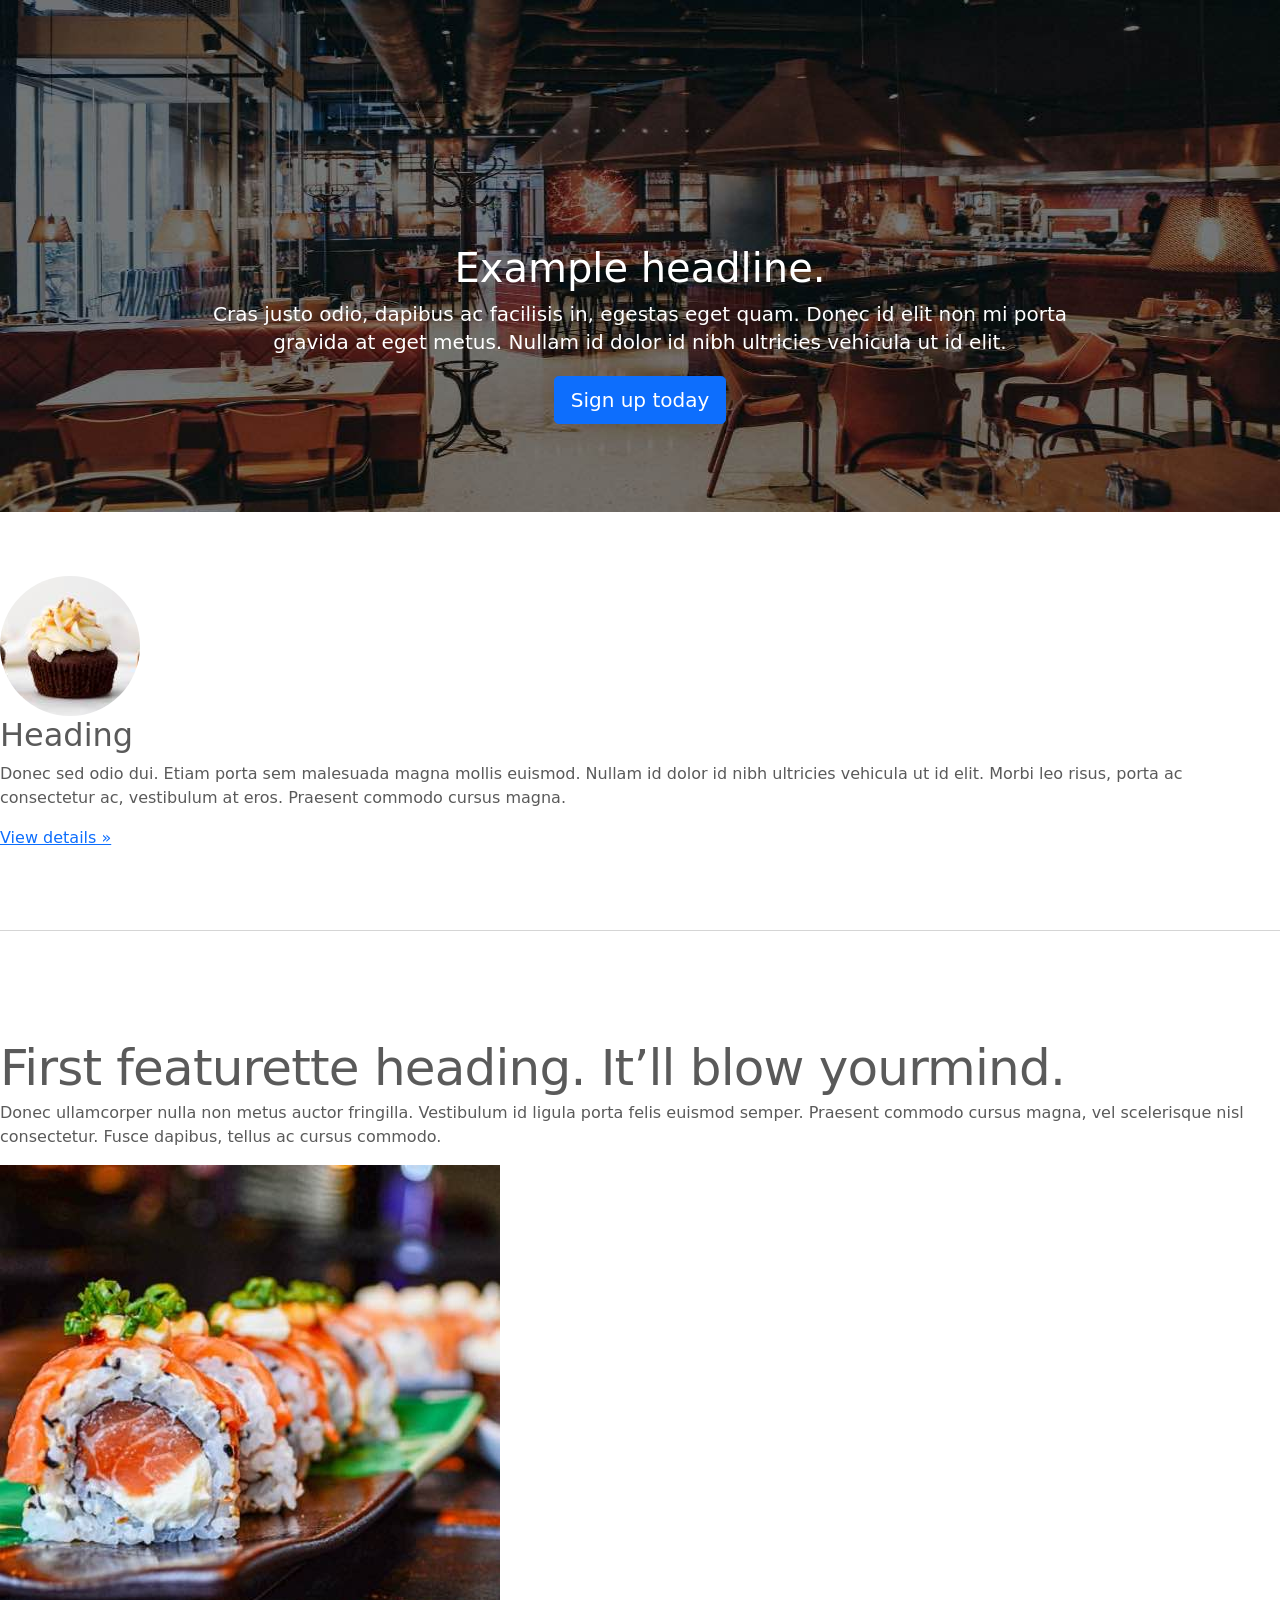
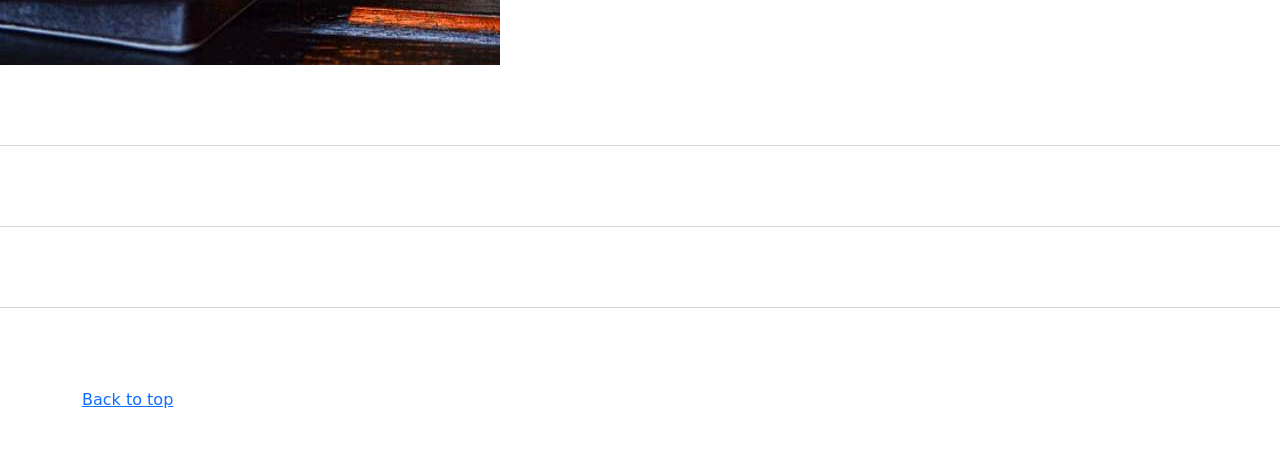
<file: kadai_003/index_for_student.html>
<!doctype html>
<html lang="en">
  <head>
    <meta charset="utf-8">
    <meta name="viewport" content="width=device-width, initial-scale=1">
    <meta name="description" content="">
    <meta name="author" content="Mark Otto, Jacob Thornton, and Bootstrap contributors">
    <meta name="generator" content="Hugo 0.79.0">
    <title>Carousel Template · Bootstrap v5.0</title>
    <link rel="canonical" href="https://getbootstrap.com/docs/5.0/examples/carousel/">
    <!-- ************************************************ bootstrap.min.cssの読み込み -->
    <link href="dist/css/bootstrap.min.css" rel="stylesheet">
    <!-- ************************************************ carousel.cssの読み込み -->
    <link href="carousel.css" rel="stylesheet">
    <!-- ************************************************ bootstrap.bundle.min.jsの読み込み -->
    <script src="dist/js/bootstrap.bundle.min.js" defer></script>
  </head>
  <body>
    <main>

      <!-- ************************************************ カールセル開始 -->
       <div id="myCarousel" class="carousel slide carousel-fade" data-bs-ride="carousel">
     <div class="carousel-inner">
       <div class="carousel-item active">
         <img src="img/top_1.jpg" alt="サンプル画像1">
         <div class="container">
           <div class="carousel-caption">
             <h1>Example headline.</h1>
             <p>Cras justo odio, dapibus ac facilisis in, egestas eget quam. Donec id elit non mi porta gravida at eget
               metus. Nullam id dolor id nibh ultricies vehicula ut id elit.</p>
             <p><a class="btn btn-lg btn-primary" href="#" role="button">Sign up today</a></p>
              </div>
            </div>
          </div>
          <!-- ここから追加 -->

          <div class="carousel-item">
  <img src="img/top_2.jpg" alt="サンプル画像2">
  <div class="container">
    <div class="carousel-caption">
      <h1>Second slide</h1>
      <p>これは2枚目のスライドです。</p>
    </div>
  </div>
</div>

<div class="carousel-item">
  <img src="img/top_3.jpg" alt="サンプル画像3">
  <div class="container">
    <div class="carousel-caption">
      <h1>Third slide</h1>
      <p>これは3枚目のスライドです。</p>
    </div>
  </div>
</div>




        </div>

      </div>
      <!-- ************************************************ カールセル終了 -->
      <!-- <div class="container marketing"> -->
      <div class="">
        <!-- <div class="row"> -->
        <div class="">
          <!-- <div class="col-lg-4"> -->
          <div class="">
            <img src="img/cake.jpg" class="rounded-circle" alt="サンプル画像2">
            <h2>Heading</h2>
            <p>Donec sed odio dui. Etiam porta sem malesuada magna mollis euismod. Nullam id dolor id nibh ultricies
              vehicula ut id elit. Morbi leo risus, porta ac consectetur ac, vestibulum at eros. Praesent commodo cursus
              magna.</p>
            <!-- <p><a class="btn btn-secondary" href="#" role="button">View details &raquo;</a></p> -->
            <p><a class="" href="#" role="button">View details &raquo;</a></p>
          </div>
        </div>
        <hr class="featurette-divider">
        <!-- <div class="row"> -->
        <div class="">
          <!-- <div class="col-md-7"> -->
          <div class="">
            <!-- <h2 class="featurette-heading">First featurette heading. <span class="text-muted">It’ll blow yourmind.</span> -->
            <h2 class="featurette-heading">First featurette heading. <span class="">It’ll blow yourmind.</span></h2>
            <!-- <p class="lead">Donec ullamcorper nulla non metus auctor fringilla. Vestibulum id ligula porta felis
              euismod
              semper. Praesent commodo cursus magna, vel scelerisque nisl consectetur. Fusce dapibus, tellus ac cursus
              commodo.</p> -->
            <p class="">
              Donec ullamcorper nulla non metus auctor fringilla. Vestibulum id ligula porta felis
              euismod
              semper. Praesent commodo cursus magna, vel scelerisque nisl consectetur. Fusce dapibus, tellus ac cursus
              commodo.
            </p>
          </div>
          <!-- <div class="col-md-5"> -->
          <div class="">
            <!-- <img src="img/sushi.jpg" class="img-fluid" alt=""> -->
            <img src="img/sushi.jpg" class="" alt="サンプル画像3">
          </div>
        </div>
        <hr class="featurette-divider">
        <!-- ここにもう一つ左右を反転させたものを作ります。 -->
        <hr class="featurette-divider">
        <!-- ここにもう一つ左右を反転させたものを作ります。 -->
        <hr class="featurette-divider">
        <footer class="container">
          <!-- <p class="float-end"><a href="#">Back to top</a></p> -->
          <p class=""><a href="#">Back to top</a></p>
        </footer>
      </div>
    </main>
  </body>

</html>
</file>
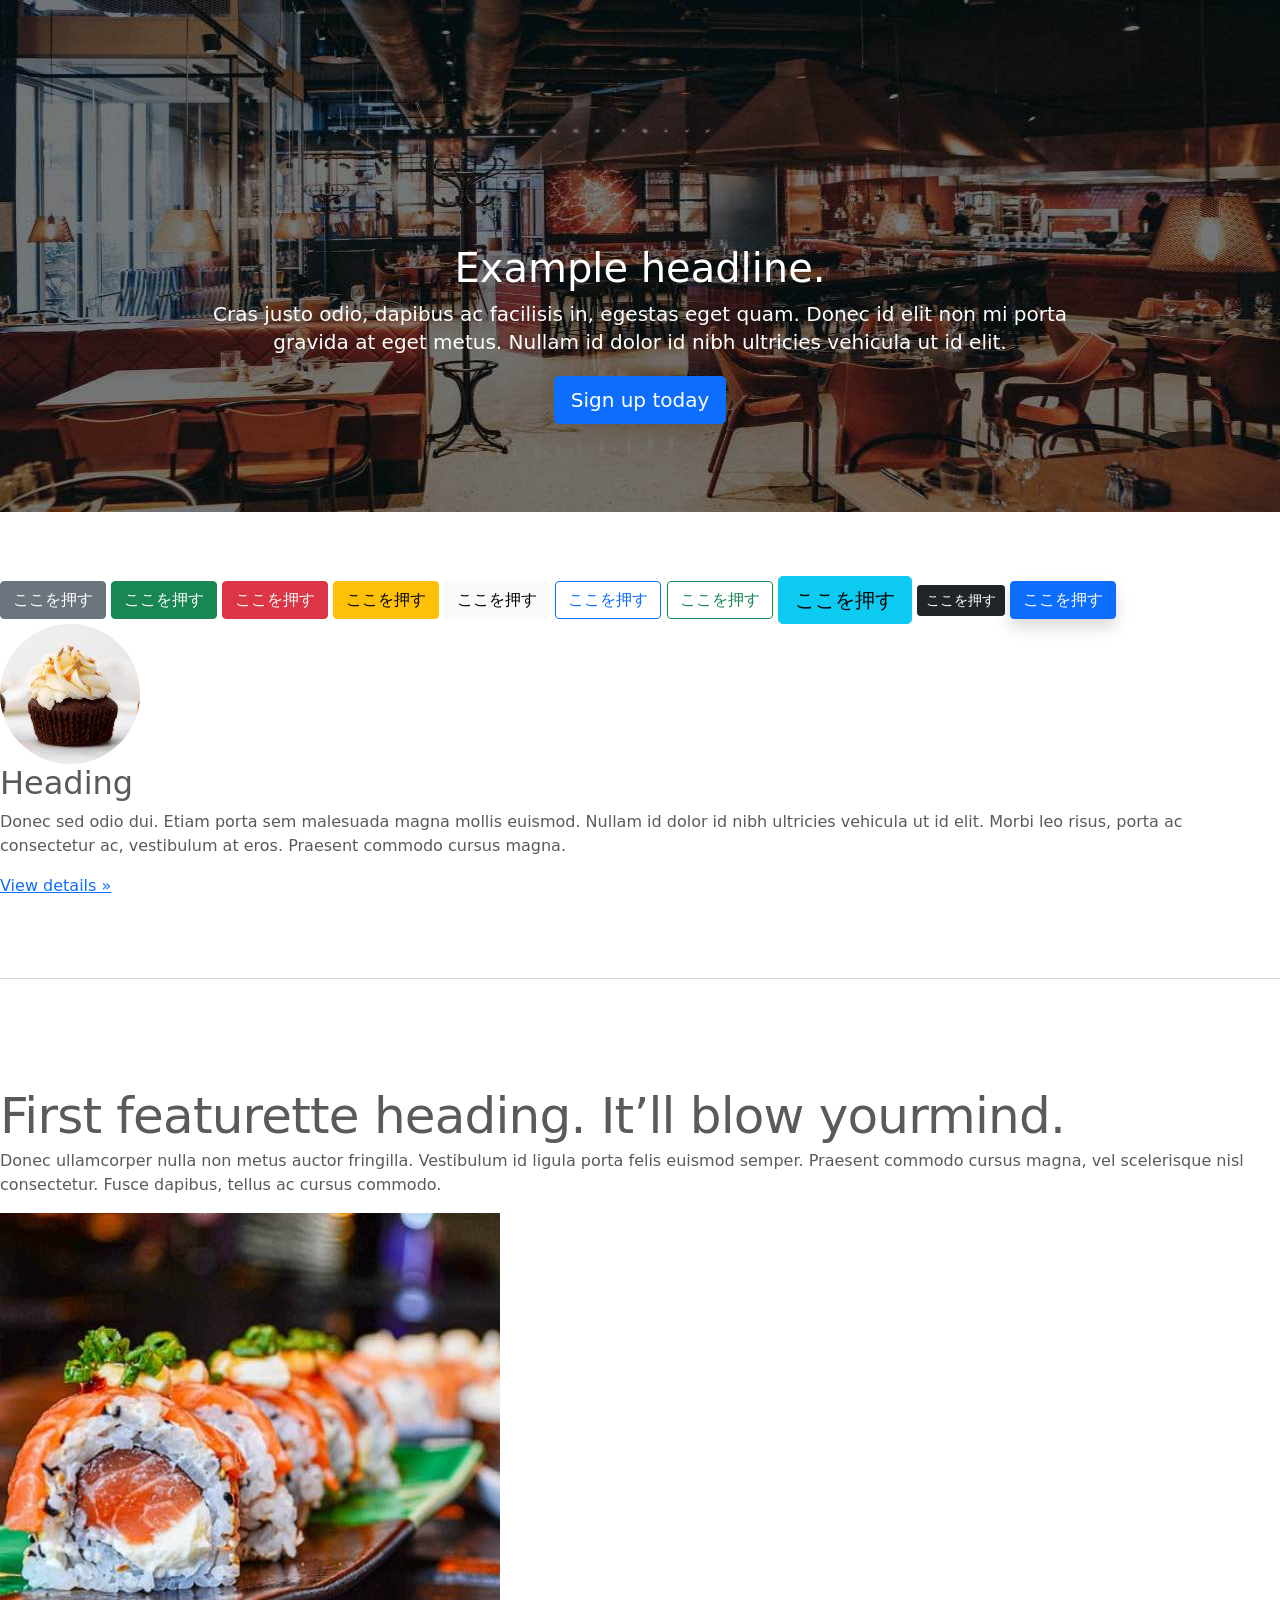
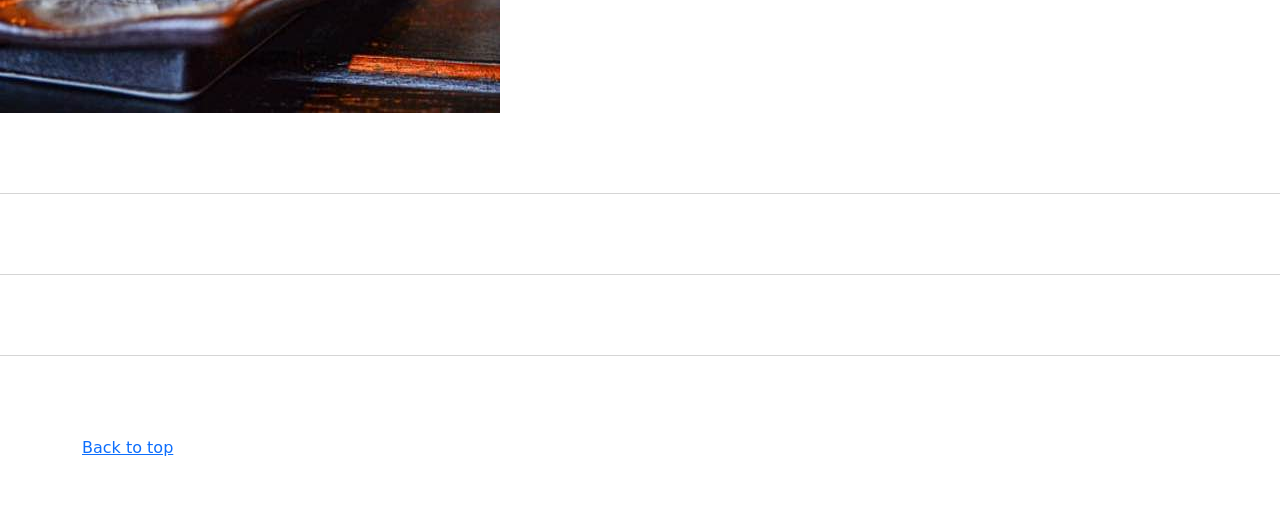
<file: kadai_004/index_for_student.html>
<!doctype html>
<html lang="en">
  <head>
    <meta charset="utf-8">
    <meta name="viewport" content="width=device-width, initial-scale=1">
    <meta name="description" content="">
    <meta
    
    
    ton, and Bootstrap contributors">
    <meta name="generator" content="Hugo 0.79.0">
    <title>Carousel Template · Bootstrap v5.0</title>
    <link rel="canonical" href="https://getbootstrap.com/docs/5.0/examples/carousel/">
    <!-- ************************************************ bootstrap.min.cssの読み込み -->
    <link href="dist/css/bootstrap.min.css" rel="stylesheet">
    <!-- ************************************************ carousel.cssの読み込み -->
    <link href="carousel.css" rel="stylesheet">
    <!-- ************************************************ bootstrap.bundle.min.jsの読み込み -->
    <script src="dist/js/bootstrap.bundle.min.js" defer></script>
  </head>
  <body>
    <main>

      <!-- ************************************************ カールセル開始 -->
       <div id="myCarousel" class="carousel slide carousel-fade" data-bs-ride="carousel">
     <div class="carousel-inner">
       <div class="carousel-item active">
         <img src="img/top_1.jpg" alt="サンプル画像1">
         <div class="container">
           <div class="carousel-caption">
             <h1>Example headline.</h1>
             <p>Cras justo odio, dapibus ac facilisis in, egestas eget quam. Donec id elit non mi porta gravida at eget
               metus. Nullam id dolor id nibh ultricies vehicula ut id elit.</p>
             <p><a class="btn btn-lg btn-primary" href="#" role="button">Sign up today</a></p>
              </div>
            </div>
          </div>
          <!-- ここから追加 -->

          <div class="carousel-item">
  <img src="img/top_2.jpg" alt="サンプル画像2">
  <div class="container">
    <div class="carousel-caption">
      <h1>Second slide</h1>
      <p>これは2枚目のスライドです。</p>
    </div>
  </div>
</div>

<div class="carousel-item">
  <img src="img/top_3.jpg" alt="サンプル画像3">
  <div class="container">
    <div class="carousel-caption">
      <h1>Third slide</h1>
      <p>これは3枚目のスライドです。</p>
    </div>
  </div>
</div>




        </div>

      </div>
      <!-- ************************************************ カールセル終了 -->

<!-- 追加するボタン -->
<button class="btn btn-secondary">ここを押す</button>
<button class="btn btn-success">ここを押す</button>
<button class="btn btn-danger">ここを押す</button>
<button class="btn btn-warning">ここを押す</button>
<button class="btn btn-light">ここを押す</button>
<button class="btn btn-outline-primary">ここを押す</button>
<button class="btn btn-outline-success">ここを押す</button>
<button class="btn btn-lg btn-info">ここを押す</button>
<button class="btn btn-sm btn-dark">ここを押す</button>
<button class="btn btn-primary shadow">ここを押す</button>




      <!-- <div class="container marketing"> -->
      <div class="">
        <!-- <div class="row"> -->
        <div class="">
          <!-- <div class="col-lg-4"> -->
          <div class="">
            <img src="img/cake.jpg" class="rounded-circle" alt="サンプル画像2">
            <h2>Heading</h2>
            <p>Donec sed odio dui. Etiam porta sem malesuada magna mollis euismod. Nullam id dolor id nibh ultricies
              vehicula ut id elit. Morbi leo risus, porta ac consectetur ac, vestibulum at eros. Praesent commodo cursus
              magna.</p>
            <!-- <p><a class="btn btn-secondary" href="#" role="button">View details &raquo;</a></p> -->
            <p><a class="" href="#" role="button">View details &raquo;</a></p>
          </div>
        </div>
        <hr class="featurette-divider">
        <!-- <div class="row"> -->
        <div class="">
          <!-- <div class="col-md-7"> -->
          <div class="">
            <!-- <h2 class="featurette-heading">First featurette heading. <span class="text-muted">It’ll blow yourmind.</span> -->
            <h2 class="featurette-heading">First featurette heading. <span class="">It’ll blow yourmind.</span></h2>
            <!-- <p class="lead">Donec ullamcorper nulla non metus auctor fringilla. Vestibulum id ligula porta felis
              euismod
              semper. Praesent commodo cursus magna, vel scelerisque nisl consectetur. Fusce dapibus, tellus ac cursus
              commodo.</p> -->
            <p class="">
              Donec ullamcorper nulla non metus auctor fringilla. Vestibulum id ligula porta felis
              euismod
              semper. Praesent commodo cursus magna, vel scelerisque nisl consectetur. Fusce dapibus, tellus ac cursus
              commodo.
            </p>
          </div>
          <!-- <div class="col-md-5"> -->
          <div class="">
            <!-- <img src="img/sushi.jpg" class="img-fluid" alt=""> -->
            <img src="img/sushi.jpg" class="" alt="サンプル画像3">
          </div>
        </div>
        <hr class="featurette-divider">
        <!-- ここにもう一つ左右を反転させたものを作ります。 -->
        <hr class="featurette-divider">
        <!-- ここにもう一つ左右を反転させたものを作ります。 -->
        <hr class="featurette-divider">
        <footer class="container">
          <!-- <p class="float-end"><a href="#">Back to top</a></p> -->
          <p class=""><a href="#">Back to top</a></p>
        </footer>
      </div>
    </main>
  </body>

</html>
</file>
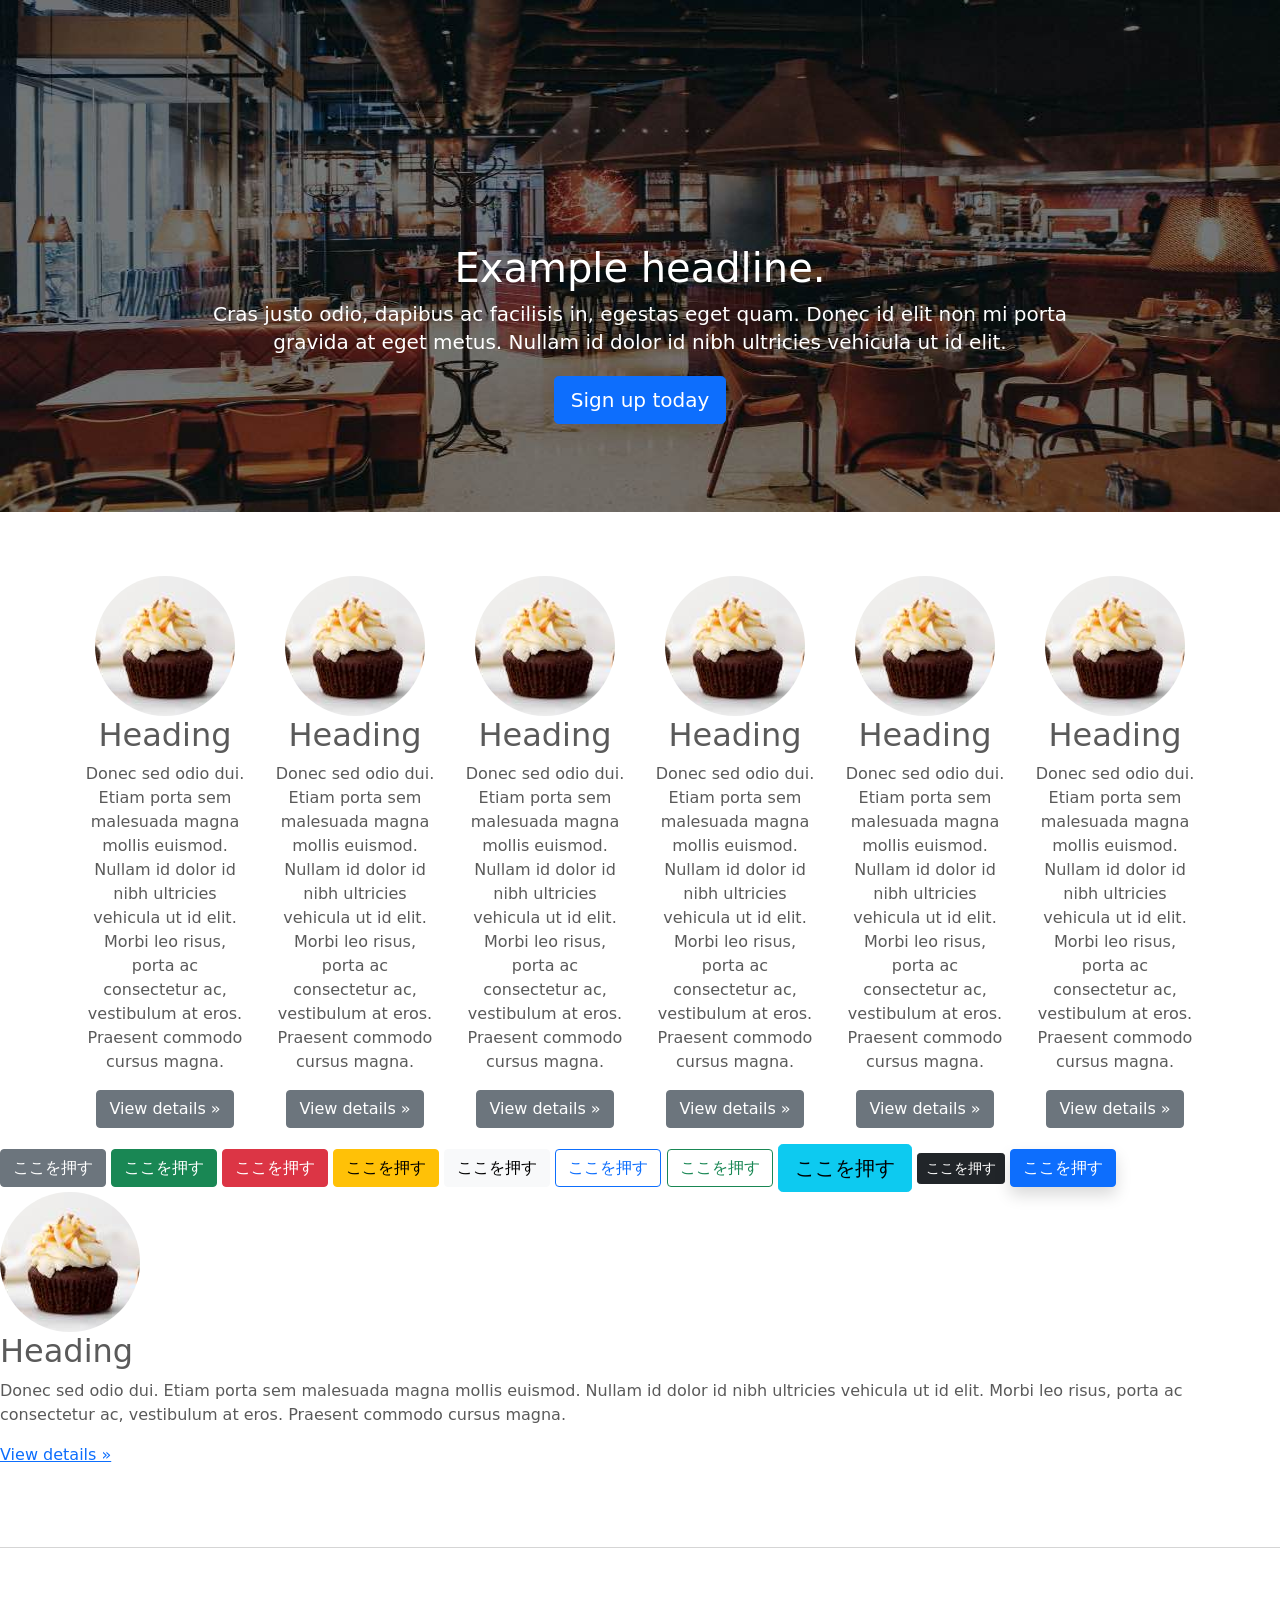
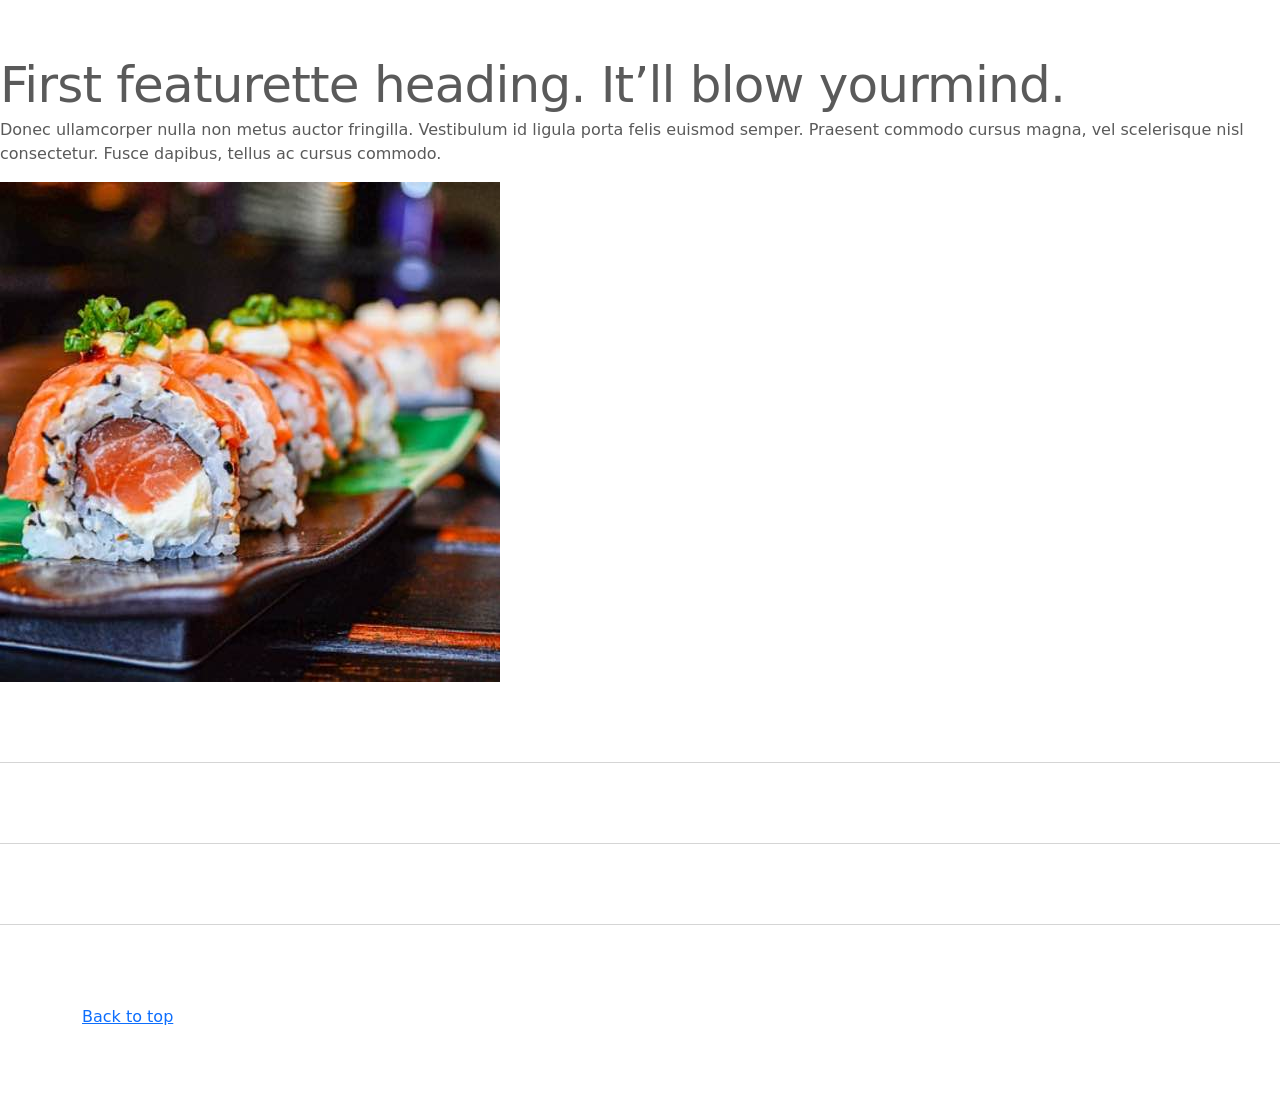
<file: kadai_005/index_for_student.html>
<!doctype html>
<html lang="en">
  <head>
    <meta charset="utf-8">
    <meta name="viewport" content="width=device-width, initial-scale=1">
    <meta name="description" content="">
    <meta
    
    
    ton, and Bootstrap contributors">
    <meta name="generator" content="Hugo 0.79.0">
    <title>Carousel Template · Bootstrap v5.0</title>
    <link rel="canonical" href="https://getbootstrap.com/docs/5.0/examples/carousel/">
    <!-- ************************************************ bootstrap.min.cssの読み込み -->
    <link href="dist/css/bootstrap.min.css" rel="stylesheet">
    <!-- ************************************************ carousel.cssの読み込み -->
    <link href="carousel.css" rel="stylesheet">
    <!-- ************************************************ bootstrap.bundle.min.jsの読み込み -->
    <script src="dist/js/bootstrap.bundle.min.js" defer></script>
  </head>
  <body>
    <main>

      <!-- ************************************************ カールセル開始 -->
       <div id="myCarousel" class="carousel slide carousel-fade" data-bs-ride="carousel">
     <div class="carousel-inner">
       <div class="carousel-item active">
         <img src="img/top_1.jpg" alt="サンプル画像1">
         <div class="container">
           <div class="carousel-caption">
             <h1>Example headline.</h1>
             <p>Cras justo odio, dapibus ac facilisis in, egestas eget quam. Donec id elit non mi porta gravida at eget
               metus. Nullam id dolor id nibh ultricies vehicula ut id elit.</p>
             <p><a class="btn btn-lg btn-primary" href="#" role="button">Sign up today</a></p>
              </div>
            </div>
          </div>
          <!-- ここから追加 -->

          <div class="carousel-item">
  <img src="img/top_2.jpg" alt="サンプル画像2">
  <div class="container">
    <div class="carousel-caption">
      <h1>Second slide</h1>
      <p>これは2枚目のスライドです。</p>
    </div>
  </div>
</div>

<div class="carousel-item">
  <img src="img/top_3.jpg" alt="サンプル画像3">
  <div class="container">
    <div class="carousel-caption">
      <h1>Third slide</h1>
      <p>これは3枚目のスライドです。</p>
    </div>
  </div>
</div>




        </div>

      </div>
      <!-- ************************************************ カールセル終了 -->


<div class="container">
  <div class="row">

    <div class="col-6 col-md-2 text-center">
      <img src="img/cake.jpg" class="rounded-circle" alt="サンプル画像2">
      <h2>Heading</h2>
      <p> Donec sed odio dui. Etiam porta sem malesuada magna mollis
         euismod. Nullam id dolor id nibh ultricies vehicula ut id elit.
         Morbi leo risus, porta ac consectetur ac, vestibulum at eros.
         Praesent commodo cursus magna.</p>
      <p>
        <a class="btn btn-secondary" href="#" role="button">View details &raquo;</a>
      </p>
    </div>

    <!-- 同じ構造のカラムをあと5つ追加する -->
     <div class="col-6 col-md-2 text-center">
      <img src="img/cake.jpg" class="rounded-circle" alt="サンプル画像2">
      <h2>Heading</h2>
      <p> Donec sed odio dui. Etiam porta sem malesuada magna mollis
         euismod. Nullam id dolor id nibh ultricies vehicula ut id elit.
         Morbi leo risus, porta ac consectetur ac, vestibulum at eros.
         Praesent commodo cursus magna.</p>
      <p>
        <a class="btn btn-secondary" href="#" role="button">View details &raquo;</a>
      </p>
    </div>

    <div class="col-6 col-md-2 text-center">
      <img src="img/cake.jpg" class="rounded-circle" alt="サンプル画像2">
      <h2>Heading</h2>
      <p> Donec sed odio dui. Etiam porta sem malesuada magna mollis
         euismod. Nullam id dolor id nibh ultricies vehicula ut id elit.
         Morbi leo risus, porta ac consectetur ac, vestibulum at eros.
         Praesent commodo cursus magna.</p>
      <p>
        <a class="btn btn-secondary" href="#" role="button">View details &raquo;</a>
      </p>
    </div>

    <div class="col-6 col-md-2 text-center">
      <img src="img/cake.jpg" class="rounded-circle" alt="サンプル画像2">
      <h2>Heading</h2>
      <p> Donec sed odio dui. Etiam porta sem malesuada magna mollis
         euismod. Nullam id dolor id nibh ultricies vehicula ut id elit.
         Morbi leo risus, porta ac consectetur ac, vestibulum at eros.
         Praesent commodo cursus magna.</p>
      <p>
        <a class="btn btn-secondary" href="#" role="button">View details &raquo;</a>
      </p>
    </div>

    <div class="col-6 col-md-2 text-center">
      <img src="img/cake.jpg" class="rounded-circle" alt="サンプル画像2">
      <h2>Heading</h2>
      <p> Donec sed odio dui. Etiam porta sem malesuada magna mollis
         euismod. Nullam id dolor id nibh ultricies vehicula ut id elit.
         Morbi leo risus, porta ac consectetur ac, vestibulum at eros.
         Praesent commodo cursus magna.</p>
      <p>
        <a class="btn btn-secondary" href="#" role="button">View details &raquo;</a>
      </p>
    </div>

    <div class="col-6 col-md-2 text-center">
      <img src="img/cake.jpg" class="rounded-circle" alt="サンプル画像2">
      <h2>Heading</h2>
      <p> Donec sed odio dui. Etiam porta sem malesuada magna mollis
         euismod. Nullam id dolor id nibh ultricies vehicula ut id elit.
         Morbi leo risus, porta ac consectetur ac, vestibulum at eros.
         Praesent commodo cursus magna.</p>
      <p>
        <a class="btn btn-secondary" href="#" role="button">View details &raquo;</a>
      </p>
    </div>

  </div>
</div>   




<!-- 追加するボタン -->

<button class="btn btn-secondary">ここを押す</button>
<button class="btn btn-success">ここを押す</button>
<button class="btn btn-danger">ここを押す</button>
<button class="btn btn-warning">ここを押す</button>
<button class="btn btn-light">ここを押す</button>
<button class="btn btn-outline-primary">ここを押す</button>
<button class="btn btn-outline-success">ここを押す</button>
<button class="btn btn-lg btn-info">ここを押す</button>
<button class="btn btn-sm btn-dark">ここを押す</button>
<button class="btn btn-primary shadow">ここを押す</button>



      <!-- <div class="container marketing"> -->
      <div class="">
        <!-- <div class="row"> -->
        <div class="">
          <!-- <div class="col-lg-4"> -->
          <div class="">
            <img src="img/cake.jpg" class="rounded-circle" alt="サンプル画像2">
            <h2>Heading</h2>
            <p>Donec sed odio dui. Etiam porta sem malesuada magna mollis euismod. Nullam id dolor id nibh ultricies
              vehicula ut id elit. Morbi leo risus, porta ac consectetur ac, vestibulum at eros. Praesent commodo cursus
              magna.</p>
            <!-- <p><a class="btn btn-secondary" href="#" role="button">View details &raquo;</a></p> -->
            <p><a class="" href="#" role="button">View details &raquo;</a></p>
          </div>
        </div>
        <hr class="featurette-divider">
        <!-- <div class="row"> -->
        <div class="">
          <!-- <div class="col-md-7"> -->
          <div class="">
            <!-- <h2 class="featurette-heading">First featurette heading. <span class="text-muted">It’ll blow yourmind.</span> -->
            <h2 class="featurette-heading">First featurette heading. <span class="">It’ll blow yourmind.</span></h2>
            <!-- <p class="lead">Donec ullamcorper nulla non metus auctor fringilla. Vestibulum id ligula porta felis
              euismod
              semper. Praesent commodo cursus magna, vel scelerisque nisl consectetur. Fusce dapibus, tellus ac cursus
              commodo.</p> -->
            <p class="">
              Donec ullamcorper nulla non metus auctor fringilla. Vestibulum id ligula porta felis
              euismod
              semper. Praesent commodo cursus magna, vel scelerisque nisl consectetur. Fusce dapibus, tellus ac cursus
              commodo.
            </p>
          </div>
          <!-- <div class="col-md-5"> -->
          <div class="">
            <!-- <img src="img/sushi.jpg" class="img-fluid" alt=""> -->
            <img src="img/sushi.jpg" class="" alt="サンプル画像3">
          </div>
        </div>
        <hr class="featurette-divider">
        <!-- ここにもう一つ左右を反転させたものを作ります。 -->
        <hr class="featurette-divider">
        <!-- ここにもう一つ左右を反転させたものを作ります。 -->
        <hr class="featurette-divider">
        <footer class="container">
          <!-- <p class="float-end"><a href="#">Back to top</a></p> -->
          <p class=""><a href="#">Back to top</a></p>
        </footer>
      </div>
    </main>
  </body>

</html>
</file>
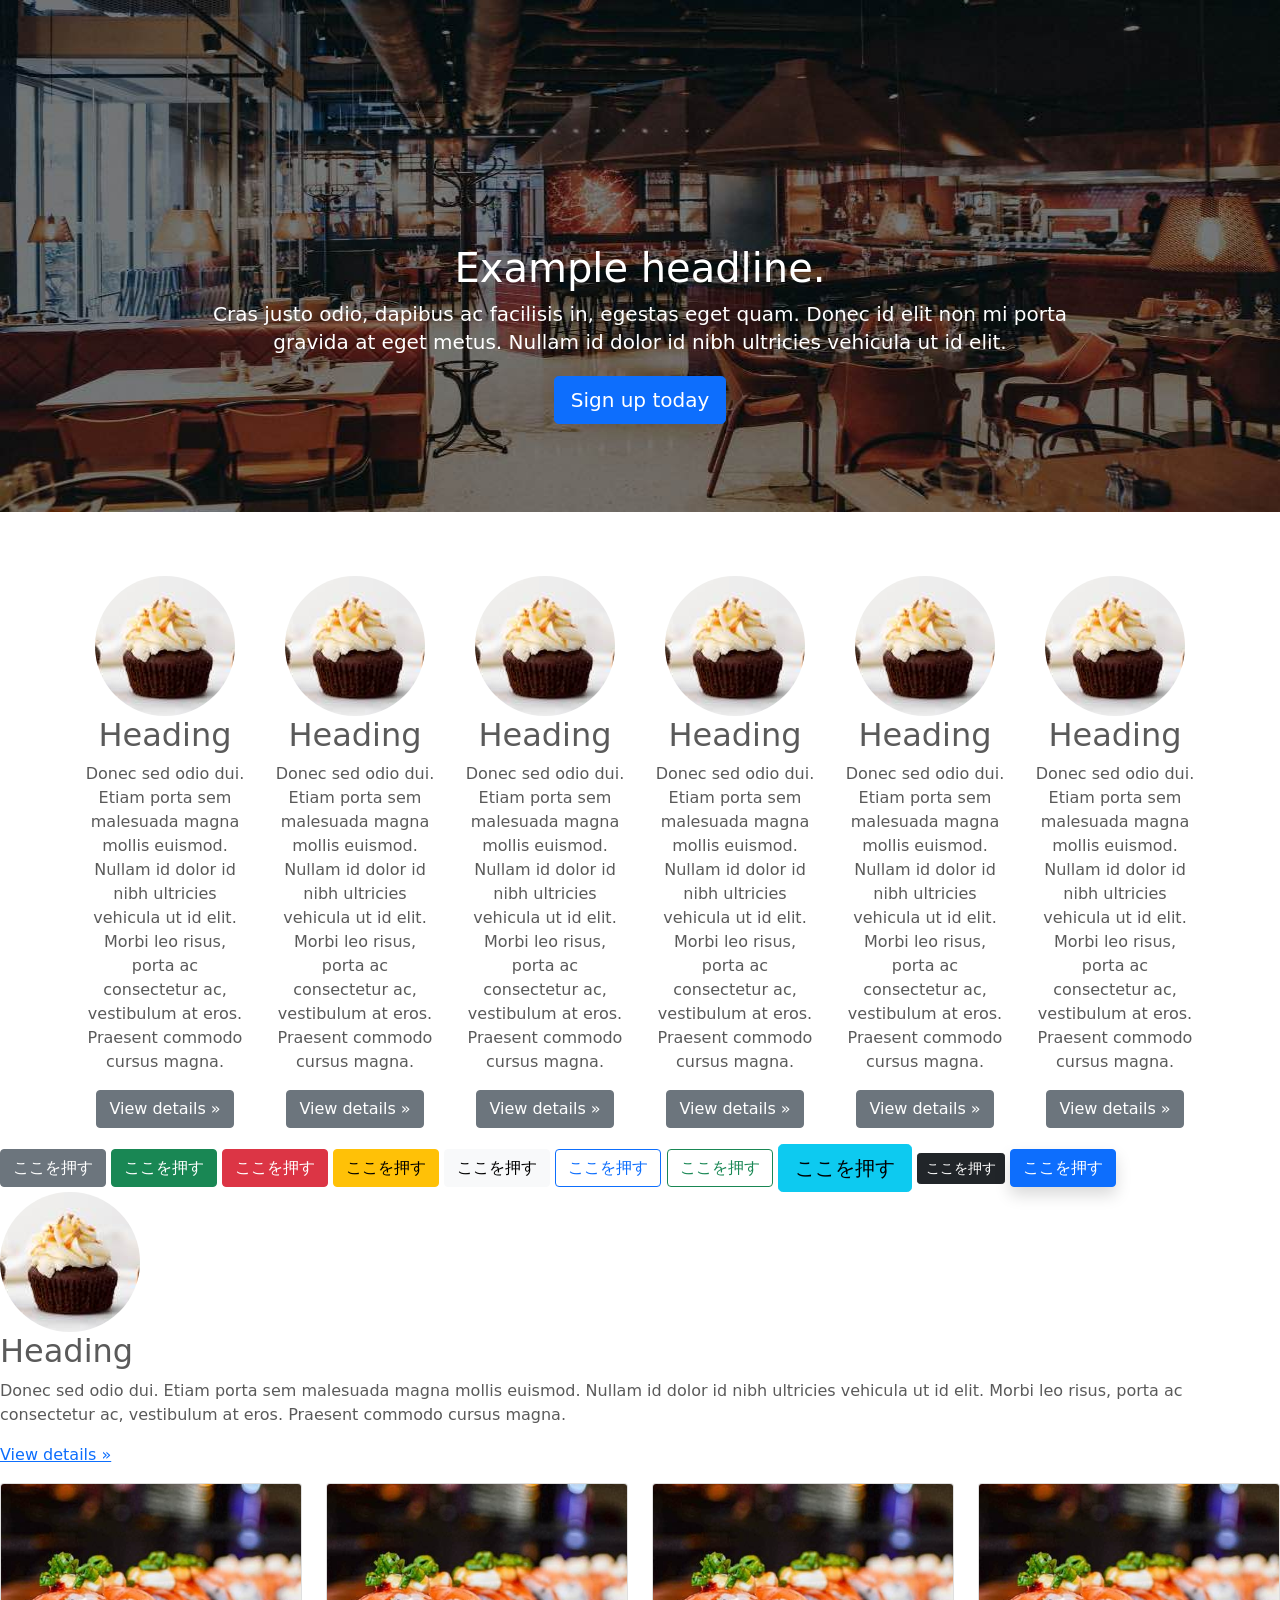
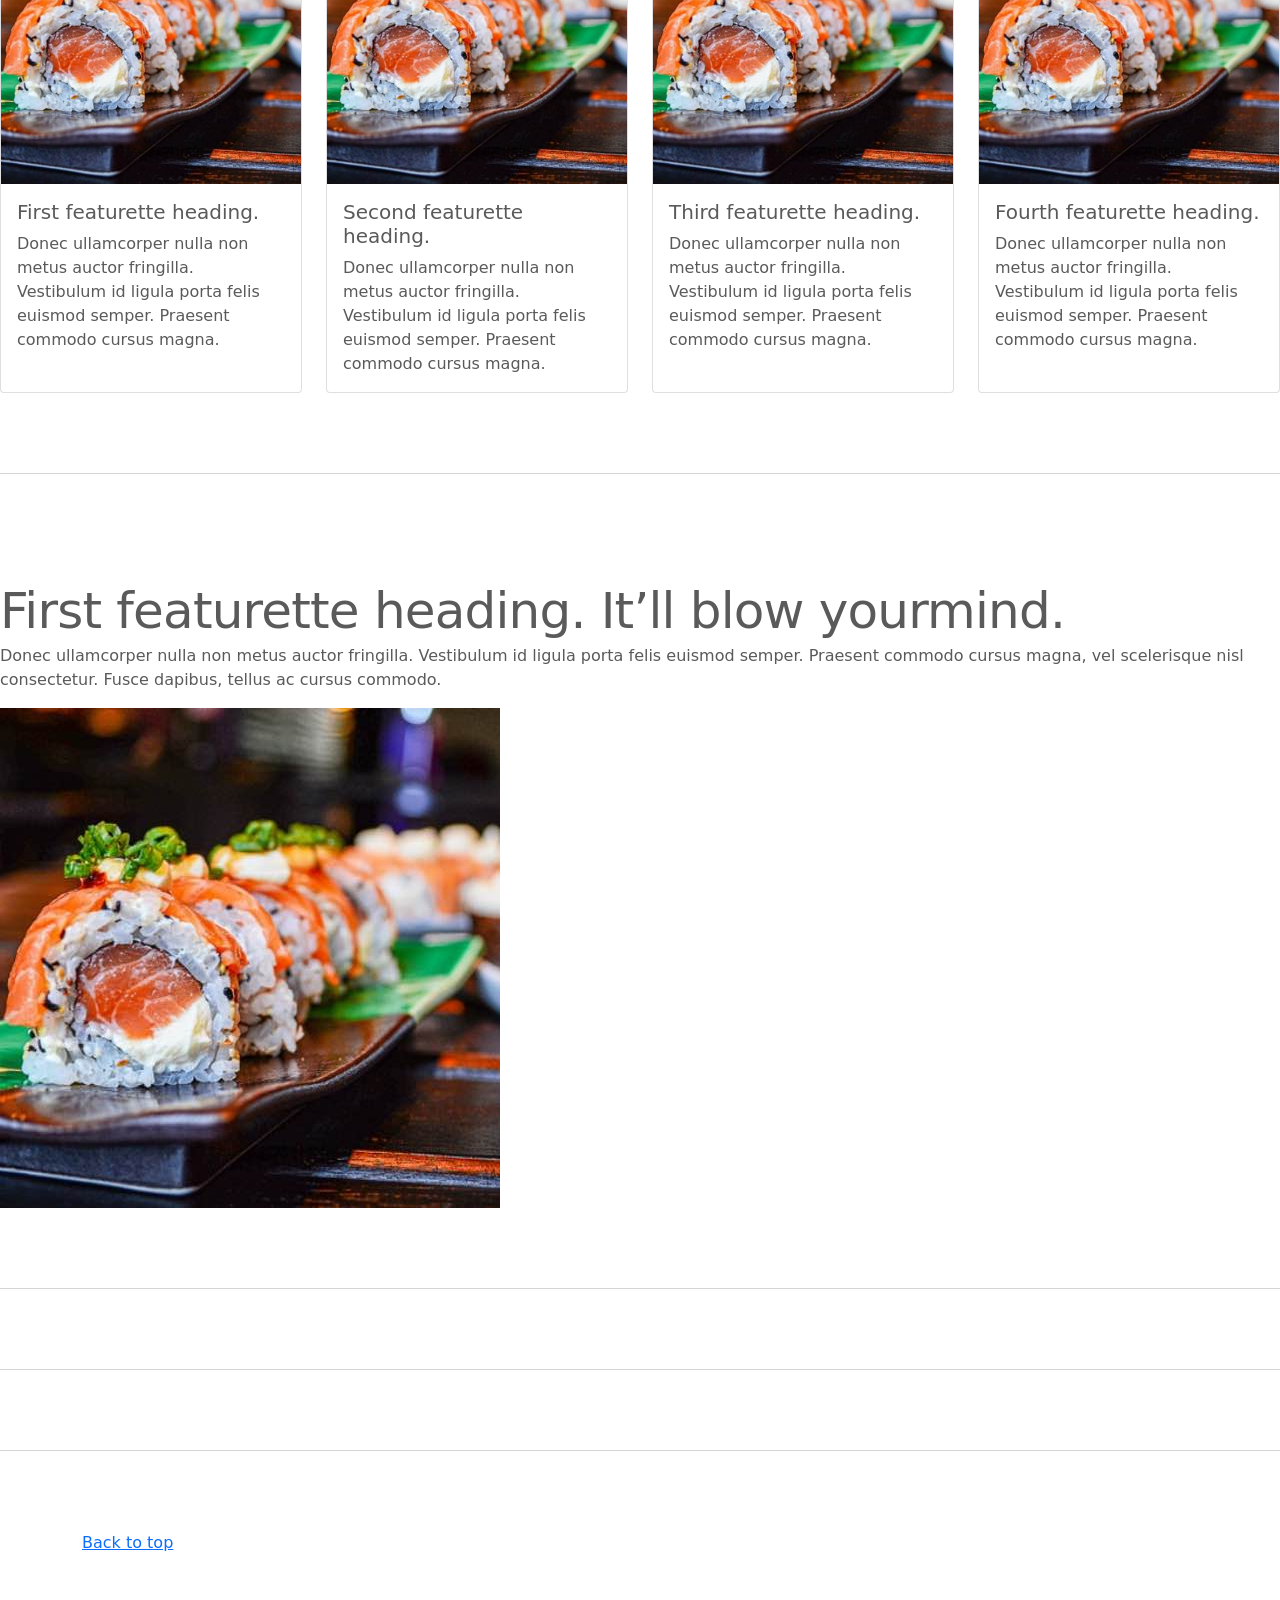
<file: kadai_006/index_for_student.html>
<!doctype html>
<html lang="en">
  <head>
    <meta charset="utf-8">
    <meta name="viewport" content="width=device-width, initial-scale=1">
    <meta name="description" content="">
    <meta
    
    
    ton, and Bootstrap contributors">
    <meta name="generator" content="Hugo 0.79.0">
    <title>Carousel Template · Bootstrap v5.0</title>
    <link rel="canonical" href="https://getbootstrap.com/docs/5.0/examples/carousel/">
    <!-- ************************************************ bootstrap.min.cssの読み込み -->
    <link href="dist/css/bootstrap.min.css" rel="stylesheet">
    <!-- ************************************************ carousel.cssの読み込み -->
    <link href="carousel.css" rel="stylesheet">
    <!-- ************************************************ bootstrap.bundle.min.jsの読み込み -->
    <script src="dist/js/bootstrap.bundle.min.js" defer></script>
  </head>
  <body>
    <main>

      <!-- ************************************************ カールセル開始 -->
       <div id="myCarousel" class="carousel slide carousel-fade" data-bs-ride="carousel">
     <div class="carousel-inner">
       <div class="carousel-item active">
         <img src="img/top_1.jpg" alt="サンプル画像1">
         <div class="container">
           <div class="carousel-caption">
             <h1>Example headline.</h1>
             <p>Cras justo odio, dapibus ac facilisis in, egestas eget quam. Donec id elit non mi porta gravida at eget
               metus. Nullam id dolor id nibh ultricies vehicula ut id elit.</p>
             <p><a class="btn btn-lg btn-primary" href="#" role="button">Sign up today</a></p>
              </div>
            </div>
          </div>
          <!-- ここから追加 -->

          <div class="carousel-item">
  <img src="img/top_2.jpg" alt="サンプル画像2">
  <div class="container">
    <div class="carousel-caption">
      <h1>Second slide</h1>
      <p>これは2枚目のスライドです。</p>
    </div>
  </div>
</div>

<div class="carousel-item">
  <img src="img/top_3.jpg" alt="サンプル画像3">
  <div class="container">
    <div class="carousel-caption">
      <h1>Third slide</h1>
      <p>これは3枚目のスライドです。</p>
    </div>
  </div>
</div>




        </div>

      </div>
      <!-- ************************************************ カールセル終了 -->


<div class="container">
  <div class="row">

    <div class="col-6 col-md-2 text-center">
      <img src="img/cake.jpg" class="rounded-circle" alt="サンプル画像2">
      <h2>Heading</h2>
      <p> Donec sed odio dui. Etiam porta sem malesuada magna mollis
         euismod. Nullam id dolor id nibh ultricies vehicula ut id elit.
         Morbi leo risus, porta ac consectetur ac, vestibulum at eros.
         Praesent commodo cursus magna.</p>
      <p>
        <a class="btn btn-secondary" href="#" role="button">View details &raquo;</a>
      </p>
    </div>

    <!-- 同じ構造のカラムをあと5つ追加する -->
     <div class="col-6 col-md-2 text-center">
      <img src="img/cake.jpg" class="rounded-circle" alt="サンプル画像2">
      <h2>Heading</h2>
      <p> Donec sed odio dui. Etiam porta sem malesuada magna mollis
         euismod. Nullam id dolor id nibh ultricies vehicula ut id elit.
         Morbi leo risus, porta ac consectetur ac, vestibulum at eros.
         Praesent commodo cursus magna.</p>
      <p>
        <a class="btn btn-secondary" href="#" role="button">View details &raquo;</a>
      </p>
    </div>

    <div class="col-6 col-md-2 text-center">
      <img src="img/cake.jpg" class="rounded-circle" alt="サンプル画像2">
      <h2>Heading</h2>
      <p> Donec sed odio dui. Etiam porta sem malesuada magna mollis
         euismod. Nullam id dolor id nibh ultricies vehicula ut id elit.
         Morbi leo risus, porta ac consectetur ac, vestibulum at eros.
         Praesent commodo cursus magna.</p>
      <p>
        <a class="btn btn-secondary" href="#" role="button">View details &raquo;</a>
      </p>
    </div>

    <div class="col-6 col-md-2 text-center">
      <img src="img/cake.jpg" class="rounded-circle" alt="サンプル画像2">
      <h2>Heading</h2>
      <p> Donec sed odio dui. Etiam porta sem malesuada magna mollis
         euismod. Nullam id dolor id nibh ultricies vehicula ut id elit.
         Morbi leo risus, porta ac consectetur ac, vestibulum at eros.
         Praesent commodo cursus magna.</p>
      <p>
        <a class="btn btn-secondary" href="#" role="button">View details &raquo;</a>
      </p>
    </div>

    <div class="col-6 col-md-2 text-center">
      <img src="img/cake.jpg" class="rounded-circle" alt="サンプル画像2">
      <h2>Heading</h2>
      <p> Donec sed odio dui. Etiam porta sem malesuada magna mollis
         euismod. Nullam id dolor id nibh ultricies vehicula ut id elit.
         Morbi leo risus, porta ac consectetur ac, vestibulum at eros.
         Praesent commodo cursus magna.</p>
      <p>
        <a class="btn btn-secondary" href="#" role="button">View details &raquo;</a>
      </p>
    </div>

    <div class="col-6 col-md-2 text-center">
      <img src="img/cake.jpg" class="rounded-circle" alt="サンプル画像2">
      <h2>Heading</h2>
      <p> Donec sed odio dui. Etiam porta sem malesuada magna mollis
         euismod. Nullam id dolor id nibh ultricies vehicula ut id elit.
         Morbi leo risus, porta ac consectetur ac, vestibulum at eros.
         Praesent commodo cursus magna.</p>
      <p>
        <a class="btn btn-secondary" href="#" role="button">View details &raquo;</a>
      </p>
    </div>

  </div>
</div>   




<!-- 追加するボタン -->

<button class="btn btn-secondary">ここを押す</button>
<button class="btn btn-success">ここを押す</button>
<button class="btn btn-danger">ここを押す</button>
<button class="btn btn-warning">ここを押す</button>
<button class="btn btn-light">ここを押す</button>
<button class="btn btn-outline-primary">ここを押す</button>
<button class="btn btn-outline-success">ここを押す</button>
<button class="btn btn-lg btn-info">ここを押す</button>
<button class="btn btn-sm btn-dark">ここを押す</button>
<button class="btn btn-primary shadow">ここを押す</button>



      <!-- <div class="container marketing"> -->
      <div class="">
        <!-- <div class="row"> -->
        <div class="">
          <!-- <div class="col-lg-4"> -->
          <div class="">
            <img src="img/cake.jpg" class="rounded-circle" alt="サンプル画像2">
            <h2>Heading</h2>
            <p>Donec sed odio dui. Etiam porta sem malesuada magna mollis euismod. Nullam id dolor id nibh ultricies
              vehicula ut id elit. Morbi leo risus, porta ac consectetur ac, vestibulum at eros. Praesent commodo cursus
              magna.</p>
            <!-- <p><a class="btn btn-secondary" href="#" role="button">View details &raquo;</a></p> -->
            <p><a class="" href="#" role="button">View details &raquo;</a></p>
          </div>
        </div>

<div class="row row-cols-1 row-cols-md-4 g-4">

  <div class="col">
    <div class="card h-100">
      <img src="img/sushi.jpg" class="card-img-top" alt="お寿司">
      <div class="card-body">
        <h5 class="card-title">First featurette heading.</h5>
        <p class="card-text">
          Donec ullamcorper nulla non metus auctor fringilla.
          Vestibulum id ligula porta felis euismod semper.
          Praesent commodo cursus magna.
        </p>
      </div>
    </div>
  </div>

  <div class="col">
    <div class="card h-100">
      <img src="img/sushi.jpg" class="card-img-top" alt="お寿司">
      <div class="card-body">
        <h5 class="card-title">Second featurette heading.</h5>
        <p class="card-text">
          Donec ullamcorper nulla non metus auctor fringilla.
          Vestibulum id ligula porta felis euismod semper.
          Praesent commodo cursus magna.
        </p>
      </div>
    </div>
  </div>

  <div class="col">
    <div class="card h-100">
      <img src="img/sushi.jpg" class="card-img-top" alt="お寿司">
      <div class="card-body">
        <h5 class="card-title">Third featurette heading.</h5>
        <p class="card-text">
          Donec ullamcorper nulla non metus auctor fringilla.
          Vestibulum id ligula porta felis euismod semper.
          Praesent commodo cursus magna.
        </p>
      </div>
    </div>
  </div>

  <div class="col">
    <div class="card h-100">
      <img src="img/sushi.jpg" class="card-img-top" alt="お寿司">
      <div class="card-body">
        <h5 class="card-title">Fourth featurette heading.</h5>
        <p class="card-text">
          Donec ullamcorper nulla non metus auctor fringilla.
          Vestibulum id ligula porta felis euismod semper.
          Praesent commodo cursus magna.
        </p>
      </div>
    </div>
  </div>

</div>



        <hr class="featurette-divider">
        <!-- <div class="row"> -->
        <div class="">
          <!-- <div class="col-md-7"> -->
          <div class="">
            <!-- <h2 class="featurette-heading">First featurette heading. <span class="text-muted">It’ll blow yourmind.</span> -->
            <h2 class="featurette-heading">First featurette heading. <span class="">It’ll blow yourmind.</span></h2>
            <!-- <p class="lead">Donec ullamcorper nulla non metus auctor fringilla. Vestibulum id ligula porta felis
              euismod
              semper. Praesent commodo cursus magna, vel scelerisque nisl consectetur. Fusce dapibus, tellus ac cursus
              commodo.</p> -->
            <p class="">
              Donec ullamcorper nulla non metus auctor fringilla. Vestibulum id ligula porta felis
              euismod
              semper. Praesent commodo cursus magna, vel scelerisque nisl consectetur. Fusce dapibus, tellus ac cursus
              commodo.
            </p>
          </div>
          <!-- <div class="col-md-5"> -->
          <div class="">
            <!-- <img src="img/sushi.jpg" class="img-fluid" alt=""> -->
            <img src="img/sushi.jpg" class="" alt="サンプル画像3">
          </div>
        </div>
        <hr class="featurette-divider">
        <!-- ここにもう一つ左右を反転させたものを作ります。 -->
        <hr class="featurette-divider">
        <!-- ここにもう一つ左右を反転させたものを作ります。 -->
        <hr class="featurette-divider">
        <footer class="container">
          <!-- <p class="float-end"><a href="#">Back to top</a></p> -->
          <p class=""><a href="#">Back to top</a></p>
        </footer>
      </div>
    </main>
  </body>

</html>
</file>
<file: kadai_015/stylesheet/style.css>
/* ----------------------------------------------- 共通 */
html,
body {
  overflow-x: hidden;
}

body {
  color: #000000;
  font-family: 'Noto Sans JP', sans-serif;
  padding-bottom: 0;
}

p {
  line-height: 2.0em;
  font-weight: 100;
  font-style: normal;
  font-size: 14px;
}

.section_title {
  font-size: 36px;
  font-weight: 600;
}

.section_title::after {
  display: block;
  font-size: 14px;
  font-weight: 400;
  padding: 16px 0 16px;
  width: 100px;
  border-bottom: solid 1px #000000;
}

/* ----------------------------------------------- ナビゲーションバー */
.navbar_brand_logo {
  width: 32px;
  height: 32px;
  display: inline-block;
  margin-right: 15px;
}

.my_navbar_brand,
.my_nav_link {
  font-size: 16px;
  font-family: 'Lora', serif;
  color: #000000 !important;
}

.navbar-toggler {
  padding: 0 !important;
  border: none;
}

#hamburger_btn_check:checked~.hamburger_btn .btn_close {
  display: block;
}

#hamburger_btn_check:checked~.hamburger_btn .btn_open {
  display: none;
}

.btn_close {
  display: none;
}

#hamburger_btn_check {
  display: none;
}

/* ----------------------------------------------- カルーセル */
.my_carousel_caption {
  font-size: 52px;
  padding-top: 1.25rem;
  padding-bottom: 1.25rem;
  color: #fff;
  text-align: center;
  font-family: 'Lora', serif;
  line-height: 1.5em;
}

.my_carousel_caption::before {
  content: url(../img/logoSymbol_White.png);
  display: block;
}

@media screen and (max-width:375px) {
  .my_carousel_caption {
    font-size: 27px;
  }
}

.carousel-item {
  height: 32rem;
}

.carousel-item>img {
  position: absolute;
  top: 0;
  left: 0;
  min-width: 100%;
  height: 32rem;
}

/* ----------------------------------------------- アバウト */
.about::after {
  content: "私たちについて"
}

.about_us_bg {
  background-color: #FFE6A5;
}

/* ----------------------------------------------- ギャラリー */
.gallery::after {
  content: "ギャラリー";
  margin: 0 auto 0;
}

/* ----------------------------------------------- メニュー */
.menu::after {
  content: "メニュー";
  margin: 0 auto 0;
}

.menu_title {
  font-size: 18px;
  font-weight: 600;
  font-style: normal;
}

.menu_price {
  font-size: 20px;
  font-weight: 400;
  font-family: 'Lora', serif;
}


/* ----------------------------------------------- レビュー */
.review_wrapper {
  background-image: url(../img/background-reviews.jpg);
  background-repeat: no-repeat;
  background-size: cover;
}

.review::after {
  content: "お客様の声";
  margin: 0 auto 0;
  border-bottom: solid 1px #FFFFFF;
}

.h_420 {
  height: 420px;
  position: relative;
}

.reviewer_img {
  width: 48px;
  height: 48px;
  border-radius: 50%;
  margin-right: 16px;
}

.star_img {
  width: 25px;
  height: 25px;
}

.fix_bottom {
  position: absolute;
  width: 80px;
  height: 44px;
  left: 24px;
  bottom: 24px;
}

/* ----------------------------------------------- アクセス */
.access::after {
  content: "アクセス";
  margin: 0 auto 0;
}

/* ----------------------------------------------- フッター */
#footer {
  background-color: #FAFAFA;
}

.copy_right {
  font-size: 14px;
  position: absolute;
  bottom: 1rem;
  left: 12px;
  display: flex;
}

.copy_right>p {
  margin-right: 5rem;
  margin-bottom: 0;
}

.copy_right>img.sns_img {
  height: 24px;
  width: 24px;
  margin-right: 10px;
  margin-top: 0;
}

.restaurant_info p {
  font-weight: 400;
  line-height: 1.5;
  font-size: 16px;
}

.restaurant_info img {
  width: 20px;
  height: 20px;
  margin-right: 10px;
  line-height: 1.5;
  margin-top: auto;
}


.footer_brand_logo {
  width: 64px;
  height: 64px;
  display: inline-block;
  margin-right: 15px;
}

.footer_text {
  font-size: 24px;
  font-family: 'Lora', serif;
}

/* スマートフォン画面幅（最大991pxまで）でスタイルを適用 */
@media screen and (max-width: 991px) {
  .footer_text,
  .copy_right {
    margin-top: 2rem;
    text-align: center;
    position: relative;
  }

  .copy_right>p, img {
    margin-right: 1rem;
    font-size: 14px;
    margin: 0;
    line-height: 35px;
  }
}

@media screen and (max-width: 375px) {
  .footer_text,
  .copy_right {
    margin-top: 2rem;
    text-align: center;
    position: relative;
  }

  .copy_right>p,
  img {
    margin-right: 1rem;
    font-size: 14px;
    margin: 0;
    line-height: 35px;
  }
}

/* CHEFセクション */
.chef_bg {
  background-color: #fdf5e6;
}

/* CHEFの見出し */
.section_title.chef {
  font-family: 'Lora', serif;
}

/* CHEFのサブタイトル */
.section_title.chef::after {
  content: "シェフ";
  display: block;
  font-family: 'Noto Sans JP', sans-serif;
  font-size: 16px;
}
</file>
<file: kadai_tutorial_output/stylesheet/style.css>
/* ----------------------------------------------- 共通 */
html,
body {
  overflow-x: hidden;
}

body {
  color: #000000;
  font-family: 'Noto Sans JP', sans-serif;
  padding-bottom: 0;
}

p {
  line-height: 2.0em;
  font-weight: 100;
  font-style: normal;
  font-size: 14px;
}

.section_title {
  font-size: 36px;
  font-weight: 600;
}

.section_title::after {
  display: block;
  font-size: 14px;
  font-weight: 400;
  padding: 16px 0 16px;
  width: 100px;
  border-bottom: solid 1px #000000;
}

/* ----------------------------------------------- ナビゲーションバー */
.navbar_brand_logo {
  width: 32px;
  height: 32px;
  display: inline-block;
  margin-right: 15px;
}

.my_navbar_brand,
.my_nav_link {
  font-size: 16px;
  font-family: 'Lora', serif;
  color: #000000 !important;
}

.navbar-toggler {
  padding: 0 !important;
  border: none;
}


.hamburger_menu .btn_close {
  display: none;
}

.hamburger_menu[aria-expanded="true"] .btn_close {
  display: block;
}

.hamburger_menu[aria-expanded="true"] .btn_open {
  display: none;
}
/* ----------------------------------------------- カルーセル */
.my_carousel_caption {
  font-size: 52px;
  padding-top: 1.25rem;
  padding-bottom: 1.25rem;
  color: #fff;
  text-align: center;
  font-family: 'Lora', serif;
  line-height: 1.5em;
}

.my_carousel_caption::before {
  content: url(../img/logoSymbol_White.png);
  display: block;
}

@media screen and (max-width:375px) {
  .my_carousel_caption {
    font-size: 27px;
  }
}

.carousel-item {
  height: 32rem;
}

.carousel-item>img {
  position: absolute;
  top: 0;
  left: 0;
  min-width: 100%;
  height: 32rem;
}

/* ----------------------------------------------- アバウト */
.about::after {
  content: "私たちについて"
}

.about_us_bg {
  background-color: #FFE6A5;
}

/* ----------------------------------------------- ギャラリー */
.gallery::after {
  content: "ギャラリー";
  margin: 0 auto 0;
}

/* ----------------------------------------------- メニュー */
.menu::after {
  content: "メニュー";
  margin: 0 auto 0;
}

.menu_title {
  font-size: 18px;
  font-weight: 600;
  font-style: normal;
}

.menu_price {
  font-size: 20px;
  font-weight: 400;
  font-family: 'Lora', serif;
}


/* ----------------------------------------------- レビュー */
.review_wrapper {
  background-image: url(../img/background-reviews.jpg);
  background-repeat: no-repeat;
  background-size: cover;
}

.review::after {
  content: "お客様の声";
  margin: 0 auto 0;
  border-bottom: solid 1px #FFFFFF;
}


.h_420 {
  min-height: 420px;
  height: auto;
}

.reviewer_img {
  width: 48px;
  height: 48px;
  border-radius: 50%;
  margin-right: 16px;
}

.star_img {
  width: 25px;
  height: 25px;
}


/* ----------------------------------------------- アクセス */
.access::after {
  content: "アクセス";
  margin: 0 auto 0;
}

/* ----------------------------------------------- フッター */
#footer {
  background-color: #FAFAFA;
}

.copy_right {
  font-size: 14px;
  position: absolute;
  bottom: 1rem;
  left: 12px;
  display: flex;
}

.copy_right>p {
  margin-right: 5rem;
  margin-bottom: 0;
}

.copy_right>img.sns_img {
  height: 24px;
  width: 24px;
  margin-right: 10px;
  margin-top: 0;
}

.restaurant_info p {
  font-weight: 400;
  line-height: 1.5;
  font-size: 16px;
}

.restaurant_info img {
  width: 20px;
  height: 20px;
  margin-right: 10px;
  line-height: 1.5;
  margin-top: auto;
}


.footer_brand_logo {
  width: 64px;
  height: 64px;
  display: inline-block;
  margin-right: 15px;
}

.footer_text {
  font-size: 24px;
  font-family: 'Lora', serif;
}


.footer_background_wrapper {
  overflow: hidden;
}

.footer_background {
  display: block;
  width: 100%;
  height: auto;
}

/* スマートフォン画面幅（最大991pxまで）でスタイルを適用 */
@media screen and (max-width: 991px) {
  .footer_text,
  .copy_right {
    margin-top: 2rem;
    text-align: center;
    position: relative;
  }


.copy_right > p,
.copy_right img {
  margin-right: 1rem;
  font-size: 14px;
  margin: 0;
  line-height: 35px;
}
}

@media screen and (max-width: 375px) {
  .footer_text,
  .copy_right {
    margin-top: 2rem;
    text-align: center;
    position: relative;
  }

 
.copy_right > p,
.copy_right img {
  margin-right: 1rem;
  font-size: 14px;
  margin: 0;
  line-height: 35px;
}
}
</file>
<file: kadai_003/carousel.css>
/* ----------------------------------------------- 全体の文字色修正と下部の余白の調整 */
body {
  /* padding-top: 3rem; */
  padding-bottom: 3rem;
  color: #5a5a5a;
}

/* ----------------------------------------------- カルーセルのカスタマイズ */
.carousel {
  margin-bottom: 4rem;
}

.carousel-caption {
  bottom: 3rem;
  z-index: 10;
}

.carousel-item {
  height: 32rem;
}

.carousel-item > img {
  position: absolute;
  top: 0;
  left: 0;
  min-width: 100%;
  height: 32rem;
}

/* ----------------------------------------------- マーケティングコンテンツ */
.marketing .col-lg-4 {
  margin-bottom: 1.5rem;
  text-align: center;
}

.marketing h2 {
  font-weight: 400;
}

/* rtl:begin:ignore */
.marketing .col-lg-4 p {
  margin-right: .75rem;
  margin-left: .75rem;
}

/* rtl:end:ignore */

/* ----------------------------------------------- フィーチャーレット */
.featurette-divider {
  margin: 5rem 0;
  /* Space out the Bootstrap <hr> more */
}

.featurette-heading {
  font-weight: 300;
  line-height: 1;
  /* rtl:remove */
  letter-spacing: -.05rem;
}

/* ----------------------------------------------- レスポンシブデザイン */
@media (min-width: 40em) {
  .carousel-caption p {
    margin-bottom: 1.25rem;
    font-size: 1.25rem;
    line-height: 1.4;
  }

  .featurette-heading {
    font-size: 50px;
  }
}

@media (min-width: 62em) {
  .featurette-heading {
    margin-top: 7rem;
  }
}
</file>
<file: kadai_004/carousel.css>
/* ----------------------------------------------- 全体の文字色修正と下部の余白の調整 */
body {
  /* padding-top: 3rem; */
  padding-bottom: 3rem;
  color: #5a5a5a;
}

/* ----------------------------------------------- カルーセルのカスタマイズ */
.carousel {
  margin-bottom: 4rem;
}

.carousel-caption {
  bottom: 3rem;
  z-index: 10;
}

.carousel-item {
  height: 32rem;
}

.carousel-item > img {
  position: absolute;
  top: 0;
  left: 0;
  min-width: 100%;
  height: 32rem;
}

/* ----------------------------------------------- マーケティングコンテンツ */
.marketing .col-lg-4 {
  margin-bottom: 1.5rem;
  text-align: center;
}

.marketing h2 {
  font-weight: 400;
}

/* rtl:begin:ignore */
.marketing .col-lg-4 p {
  margin-right: .75rem;
  margin-left: .75rem;
}

/* rtl:end:ignore */

/* ----------------------------------------------- フィーチャーレット */
.featurette-divider {
  margin: 5rem 0;
  /* Space out the Bootstrap <hr> more */
}

.featurette-heading {
  font-weight: 300;
  line-height: 1;
  /* rtl:remove */
  letter-spacing: -.05rem;
}

/* ----------------------------------------------- レスポンシブデザイン */
@media (min-width: 40em) {
  .carousel-caption p {
    margin-bottom: 1.25rem;
    font-size: 1.25rem;
    line-height: 1.4;
  }

  .featurette-heading {
    font-size: 50px;
  }
}

@media (min-width: 62em) {
  .featurette-heading {
    margin-top: 7rem;
  }
}
</file>
<file: kadai_005/carousel.css>
/* ----------------------------------------------- 全体の文字色修正と下部の余白の調整 */
body {
  /* padding-top: 3rem; */
  padding-bottom: 3rem;
  color: #5a5a5a;
}

/* ----------------------------------------------- カルーセルのカスタマイズ */
.carousel {
  margin-bottom: 4rem;
}

.carousel-caption {
  bottom: 3rem;
  z-index: 10;
}

.carousel-item {
  height: 32rem;
}

.carousel-item > img {
  position: absolute;
  top: 0;
  left: 0;
  min-width: 100%;
  height: 32rem;
}

/* ----------------------------------------------- マーケティングコンテンツ */
.marketing .col-lg-4 {
  margin-bottom: 1.5rem;
  text-align: center;
}

.marketing h2 {
  font-weight: 400;
}

/* rtl:begin:ignore */
.marketing .col-lg-4 p {
  margin-right: .75rem;
  margin-left: .75rem;
}

/* rtl:end:ignore */

/* ----------------------------------------------- フィーチャーレット */
.featurette-divider {
  margin: 5rem 0;
  /* Space out the Bootstrap <hr> more */
}

.featurette-heading {
  font-weight: 300;
  line-height: 1;
  /* rtl:remove */
  letter-spacing: -.05rem;
}

/* ----------------------------------------------- レスポンシブデザイン */
@media (min-width: 40em) {
  .carousel-caption p {
    margin-bottom: 1.25rem;
    font-size: 1.25rem;
    line-height: 1.4;
  }

  .featurette-heading {
    font-size: 50px;
  }
}

@media (min-width: 62em) {
  .featurette-heading {
    margin-top: 7rem;
  }
}
</file>
<file: kadai_006/carousel.css>
/* ----------------------------------------------- 全体の文字色修正と下部の余白の調整 */
body {
  /* padding-top: 3rem; */
  padding-bottom: 3rem;
  color: #5a5a5a;
}

/* ----------------------------------------------- カルーセルのカスタマイズ */
.carousel {
  margin-bottom: 4rem;
}

.carousel-caption {
  bottom: 3rem;
  z-index: 10;
}

.carousel-item {
  height: 32rem;
}

.carousel-item > img {
  position: absolute;
  top: 0;
  left: 0;
  min-width: 100%;
  height: 32rem;
}

/* ----------------------------------------------- マーケティングコンテンツ */
.marketing .col-lg-4 {
  margin-bottom: 1.5rem;
  text-align: center;
}

.marketing h2 {
  font-weight: 400;
}

/* rtl:begin:ignore */
.marketing .col-lg-4 p {
  margin-right: .75rem;
  margin-left: .75rem;
}

/* rtl:end:ignore */

/* ----------------------------------------------- フィーチャーレット */
.featurette-divider {
  margin: 5rem 0;
  /* Space out the Bootstrap <hr> more */
}

.featurette-heading {
  font-weight: 300;
  line-height: 1;
  /* rtl:remove */
  letter-spacing: -.05rem;
}

/* ----------------------------------------------- レスポンシブデザイン */
@media (min-width: 40em) {
  .carousel-caption p {
    margin-bottom: 1.25rem;
    font-size: 1.25rem;
    line-height: 1.4;
  }

  .featurette-heading {
    font-size: 50px;
  }
}

@media (min-width: 62em) {
  .featurette-heading {
    margin-top: 7rem;
  }
}
</file>
